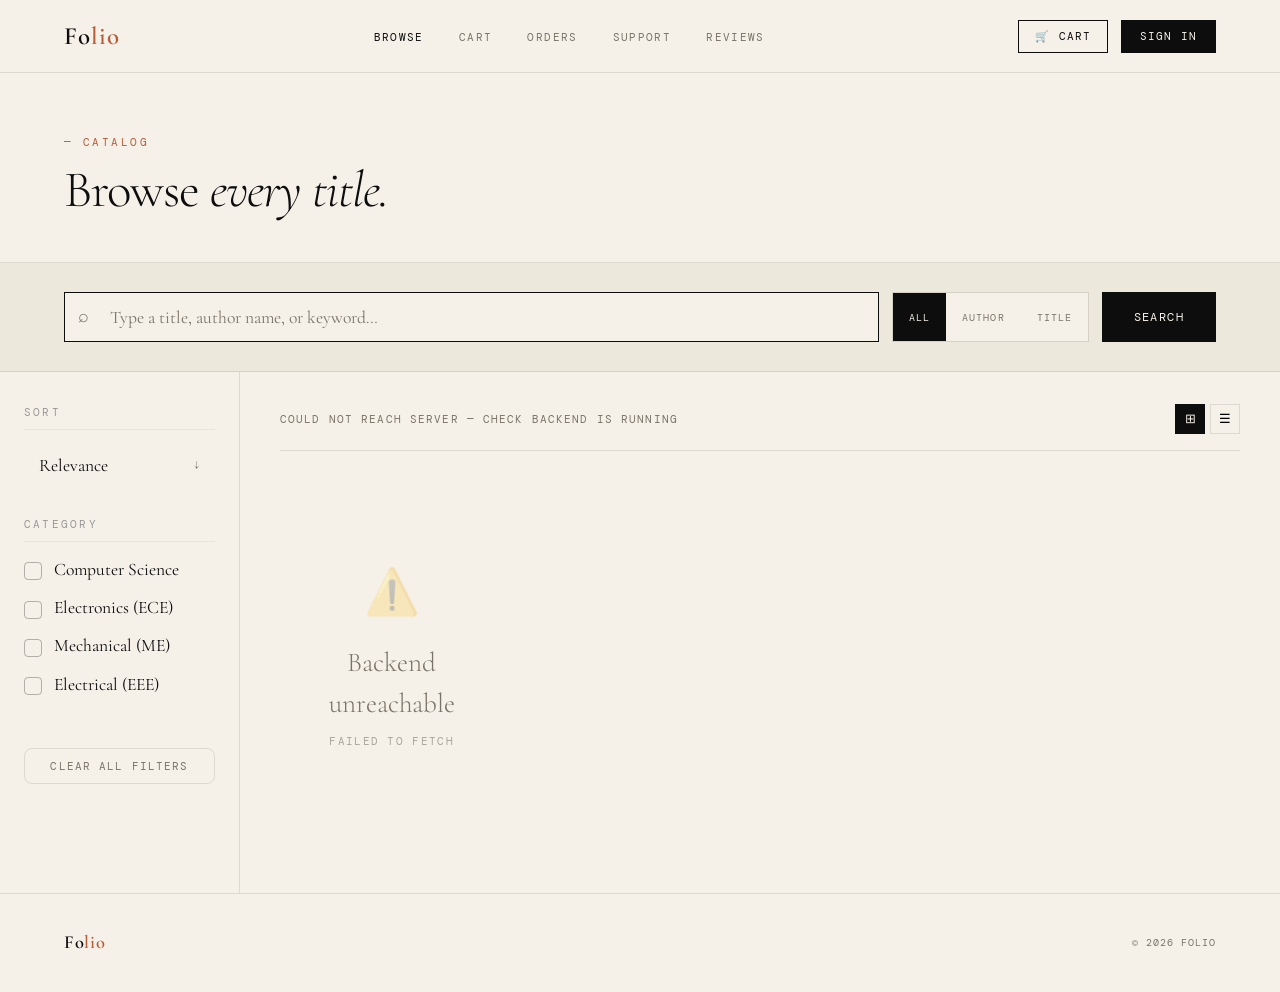
<file: frontend/admin.html>
<!DOCTYPE html>
<html lang="en">
<head>
  <meta charset="UTF-8" />
  <meta name="viewport" content="width=device-width, initial-scale=1.0" />
  <title>Folio — Admin</title>

  <link href="https://fonts.googleapis.com/css2?family=Cormorant+Garamond:ital,wght@0,300;0,400;0,600;1,300;1,400&family=DM+Mono:wght@300;400&display=swap" rel="stylesheet" />
  <link rel="stylesheet" href="css/main.css" />
  <link rel="stylesheet" href="css/pages.css" />

  <style>
    :root {
      --bg: #f4efe7;
      --panel: rgba(255,255,255,0.42);
      --ink: #171717;
      --muted: #7b746b;
      --line: rgba(23,23,23,0.12);
      --accent: #b85c38;
      --accent-2: #3d6b5e;
      --shadow: 0 18px 50px rgba(23,23,23,0.08);
      --radius: 24px;
    }

    * { box-sizing: border-box; }
    html, body { margin: 0; padding: 0; }
    body {
      background: var(--bg);
      color: var(--ink);
      font-family: 'DM Mono', monospace;
      overflow-x: hidden;
    }

    .admin-shell {
      min-height: 100vh;
      background:
        radial-gradient(circle at top right, rgba(184,92,56,0.08), transparent 30%),
        radial-gradient(circle at bottom left, rgba(61,107,94,0.08), transparent 28%),
        linear-gradient(180deg, rgba(255,255,255,0.25), rgba(255,255,255,0.02));
    }

    nav {
      display: flex;
      align-items: center;
      justify-content: space-between;
      padding: 18px 40px;
      border-bottom: 1px solid var(--line);
      backdrop-filter: blur(12px);
      position: sticky;
      top: 0;
      z-index: 10;
      background: rgba(244,239,231,0.72);
    }

    .nav-logo {
      font-family: 'Cormorant Garamond', serif;
      font-size: 2rem;
      color: var(--ink);
      text-decoration: none;
      letter-spacing: 0.02em;
    }

    .nav-logo span { color: var(--accent); }

    .nav-right {
      display: flex;
      align-items: center;
      gap: 12px;
      flex-wrap: wrap;
    }

    .nav-chip {
      font-size: 0.72rem;
      letter-spacing: 0.35em;
      text-transform: uppercase;
      padding: 10px 14px;
      border: 1px solid var(--line);
      background: rgba(255,255,255,0.35);
      border-radius: 999px;
    }

    .nav-auth-btn {
      text-decoration: none;
      color: #fff;
      background: #111;
      border: 1px solid #111;
      padding: 14px 18px;
      letter-spacing: 0.18em;
      text-transform: uppercase;
      font-size: 0.72rem;
      transition: transform .2s ease, opacity .2s ease;
      cursor: pointer;
    }

    .nav-auth-btn:hover { transform: translateY(-1px); opacity: 0.92; }

    .hero {
      padding: 70px 40px 36px;
      border-bottom: 1px solid var(--line);
    }

    .hero-grid {
      display: grid;
      grid-template-columns: 1.3fr 0.7fr;
      gap: 24px;
      align-items: end;
    }

    .eyebrow {
      color: var(--accent);
      letter-spacing: 0.35em;
      text-transform: uppercase;
      font-size: 0.78rem;
      margin: 0 0 16px;
    }

    .title {
      font-family: 'Cormorant Garamond', serif;
      font-size: clamp(3.4rem, 7vw, 6.8rem);
      line-height: 0.92;
      margin: 0;
      font-weight: 400;
      letter-spacing: -0.03em;
      animation: fadeUp .7s ease both;
    }

    .title em {
      font-style: italic;
      font-weight: 300;
      color: var(--muted);
    }

    .subtitle {
      margin-top: 18px;
      max-width: 760px;
      font-size: 1rem;
      line-height: 1.8;
      color: var(--muted);
    }

    .hero-card {
      background: rgba(255,255,255,0.38);
      border: 1px solid var(--line);
      box-shadow: var(--shadow);
      border-radius: 28px;
      padding: 22px;
      backdrop-filter: blur(10px);
      animation: floatIn .8s ease both;
    }

    .hero-card-label {
      font-size: 0.68rem;
      letter-spacing: 0.28em;
      text-transform: uppercase;
      color: var(--muted);
      margin-bottom: 12px;
    }

    .hero-card-value {
      font-family: 'Cormorant Garamond', serif;
      font-size: 2rem;
      line-height: 1;
    }

    .stats {
      display: grid;
      grid-template-columns: repeat(3, 1fr);
      gap: 14px;
      margin-top: 18px;
    }

    .stat {
      background: rgba(255,255,255,0.45);
      border: 1px solid var(--line);
      border-radius: 20px;
      padding: 16px;
      min-height: 86px;
    }

    .stat-num {
      display: block;
      font-family: 'Cormorant Garamond', serif;
      font-size: 2rem;
      line-height: 1;
    }

    .stat-label {
      display: block;
      margin-top: 8px;
      font-size: 0.7rem;
      letter-spacing: 0.22em;
      text-transform: uppercase;
      color: var(--muted);
    }

    .workspace {
      padding: 34px 40px 60px;
    }

    .grid {
      display: grid;
      grid-template-columns: 1.05fr 0.95fr;
      gap: 24px;
      align-items: start;
    }

    .panel {
      border: 1px solid var(--line);
      background: var(--panel);
      box-shadow: var(--shadow);
      border-radius: var(--radius);
      overflow: hidden;
      backdrop-filter: blur(12px);
      animation: rise .75s ease both;
    }

    .panel-head {
      padding: 18px 20px;
      border-bottom: 1px solid var(--line);
      display: flex;
      align-items: center;
      justify-content: space-between;
      gap: 12px;
    }

    .panel-title {
      margin: 0;
      font-family: 'Cormorant Garamond', serif;
      font-size: 2rem;
      line-height: 1;
      font-weight: 400;
    }

    .panel-sub {
      font-size: 0.7rem;
      letter-spacing: 0.22em;
      text-transform: uppercase;
      color: var(--muted);
      margin: 0 0 6px;
    }

    .panel-body { padding: 20px; }

    .form-grid {
      display: grid;
      grid-template-columns: repeat(2, minmax(0, 1fr));
      gap: 14px;
    }

    .field {
      display: flex;
      flex-direction: column;
      gap: 8px;
    }

    .field.full { grid-column: 1 / -1; }

    .field label {
      font-size: 0.7rem;
      letter-spacing: 0.18em;
      text-transform: uppercase;
      color: var(--muted);
    }

    .field input,
    .field select,
    .field textarea {
      width: 100%;
      border: 1px solid var(--line);
      background: rgba(255,255,255,0.6);
      color: var(--ink);
      font-family: 'DM Mono', monospace;
      padding: 12px 14px;
      border-radius: 14px;
      outline: none;
      transition: border-color .2s ease, transform .2s ease, background .2s ease;
    }

    .field textarea {
      min-height: 120px;
      resize: vertical;
      line-height: 1.7;
    }

    .field input:focus,
    .field select:focus,
    .field textarea:focus {
      border-color: rgba(23,23,23,0.4);
      background: rgba(255,255,255,0.8);
      transform: translateY(-1px);
    }

    .actions {
      display: flex;
      gap: 12px;
      align-items: center;
      margin-top: 16px;
      flex-wrap: wrap;
    }

    .btn {
      border: 1px solid #111;
      background: #111;
      color: #fff;
      text-transform: uppercase;
      letter-spacing: 0.18em;
      font-size: 0.72rem;
      padding: 14px 18px;
      border-radius: 0;
      cursor: pointer;
      transition: transform .2s ease, opacity .2s ease, background .2s ease;
    }

    .btn:hover { transform: translateY(-1px); opacity: 0.92; }

    .btn-ghost {
      background: transparent;
      color: var(--ink);
      border-color: var(--line);
    }

    .msg {
      margin-top: 14px;
      display: none;
      padding: 14px 16px;
      border-radius: 14px;
      font-size: 0.85rem;
      line-height: 1.6;
    }

    .msg.show { display: block; }
    .msg.ok { background: rgba(61,107,94,0.10); border: 1px solid rgba(61,107,94,0.2); color: var(--accent-2); }
    .msg.err { background: rgba(184,92,56,0.10); border: 1px solid rgba(184,92,56,0.2); color: var(--accent); }

    .ticket-list {
      display: grid;
      gap: 12px;
    }

    .ticket-card {
      border: 1px solid var(--line);
      background: rgba(255,255,255,0.55);
      border-radius: 18px;
      padding: 16px;
      display: grid;
      gap: 10px;
      transition: transform .2s ease, border-color .2s ease;
    }

    .ticket-card:hover {
      transform: translateY(-2px);
      border-color: rgba(23,23,23,0.2);
    }

    .ticket-top {
      display: flex;
      justify-content: space-between;
      gap: 12px;
      flex-wrap: wrap;
    }

    .ticket-title {
      font-family: 'Cormorant Garamond', serif;
      font-size: 1.5rem;
      line-height: 1.1;
      margin: 0;
    }

    .badge {
      display: inline-flex;
      align-items: center;
      gap: 6px;
      border-radius: 999px;
      padding: 8px 12px;
      border: 1px solid var(--line);
      font-size: 0.68rem;
      letter-spacing: 0.16em;
      text-transform: uppercase;
      color: var(--muted);
      background: rgba(255,255,255,0.5);
    }

    .badge.assigned { color: #8a5a12; border-color: rgba(138,90,18,0.20); background: rgba(138,90,18,0.08); }
    /* Add this line below it */
    .badge.in_progress { color: #2b5c8f; border-color: rgba(43,92,143,0.20); background: rgba(43,92,143,0.08); }
    .badge.new { color: #2d4a3e; border-color: rgba(45,74,62,0.20); background: rgba(45,74,62,0.08); }

    .ticket-meta {
      display: flex;
      gap: 10px;
      flex-wrap: wrap;
      font-size: 0.7rem;
      letter-spacing: 0.14em;
      text-transform: uppercase;
      color: var(--muted);
    }

    .ticket-desc {
      font-size: 0.88rem;
      line-height: 1.8;
      color: #3d3a36;
    }

    .empty-state {
      border: 1px dashed var(--line);
      background: rgba(255,255,255,0.35);
      padding: 20px;
      border-radius: 18px;
      color: var(--muted);
      line-height: 1.7;
      font-size: 0.9rem;
    }

    @keyframes fadeUp {
      from { opacity: 0; transform: translateY(14px); }
      to { opacity: 1; transform: translateY(0); }
    }

    @keyframes floatIn {
      from { opacity: 0; transform: translateY(18px) scale(0.98); }
      to { opacity: 1; transform: translateY(0) scale(1); }
    }

    @keyframes rise {
      from { opacity: 0; transform: translateY(22px); }
      to { opacity: 1; transform: translateY(0); }
    }

    @media (max-width: 1100px) {
      .hero-grid, .grid { grid-template-columns: 1fr; }
      .stats { grid-template-columns: 1fr; }
    }

    @media (max-width: 780px) {
      nav, .hero, .workspace { padding-left: 18px; padding-right: 18px; }
      .form-grid { grid-template-columns: 1fr; }
      .panel-head { flex-direction: column; align-items: flex-start; }
    }
    /* Container for the right-side elements */
.nav-right {
  display: flex;
  align-items: center;
  gap: 2rem;
}

/* Make the dashboard chip behave like a button */
.nav-admin-link {
  text-decoration: none;
  transition: transform 0.2s ease;
}

.nav-admin-link:hover {
  transform: translateY(-2px);
}

.clickable-chip {
    cursor: pointer;
    background: var(--ink); /* Assuming #171717 */
    color: var(--paper);   /* Assuming off-white */
    padding: 8px 16px;
    border-radius: 20px;
    font-family: 'DM Mono', monospace;
    font-size: 0.7rem;
    letter-spacing: 0.05em;
    transition: background 0.3s ease;
}

.clickable-chip:hover {
    background: var(--rust); /* The Folio accent color */
}

/* Ensure the nav links list is properly spaced */
.nav-links {
  display: flex;
  list-style: none;
  gap: 1.5rem;
  margin: 0;
  padding: 0;
}

.nav-links a {
  text-decoration: none;
  font-family: 'DM Mono', monospace;
  font-size: 0.75rem;
  text-transform: uppercase;
  color: var(--muted);
  transition: color 0.3s ease;
}

.nav-links a:hover {
  color: var(--ink);
}
  </style>
</head>
<body>
  <nav class="admin-nav">
  <a class="nav-logo" href="admin.html">Fo<span>lio</span></a>

  <div class="nav-right">
     <a href="admin_suggestions.html" class="nav-admin-link">
      <div class="nav-chip clickable-chip">Book Suggestions</div>
    </a>
    <a href="admin.html" class="nav-admin-link">
      <div class="nav-chip clickable-chip">Admin Dashboard</div>
    </a>

    <button class="nav-auth-btn" type="button" onclick="signOut()">Sign Out</button>
  </div>
</nav>

    <section class="hero">
      <div class="hero-grid">
        <div>
          <p class="eyebrow">— Administration</p>
          <h1 class="title">Manage <em>books</em>, <br/>review tickets, <br/>keep Folio moving.</h1>
          <p class="subtitle">
            This page is only for admins and super admins. Add new books, manage ticket status, and keep the catalog clean without showing student browsing, cart, orders, or support sections.
          </p>
        </div>
        <div class="hero-card">
          <div class="hero-card-label">Workspace</div>
          <div class="hero-card-value">Add books<br/>and handle<br/>assigned tickets.</div>
          <div class="stats">
            <div class="stat">
              <span class="stat-num" id="book-count">—</span>
              <span class="stat-label">Books listed</span>
            </div>
            <div class="stat">
              <span class="stat-num" id="ticket-count">—</span>
              <span class="stat-label">Assigned tickets</span>
            </div>
            <div class="stat">
              <span class="stat-num" id="role-badge">—</span>
              <span class="stat-label">Logged in as</span>
            </div>
          </div>
        </div>
      </div>
    </section>

    <section class="workspace">
      <div class="grid">
        <div class="panel">
          <div class="panel-head">
            <div>
              <p class="panel-sub">Catalog control</p>
              <h2 class="panel-title">Add book</h2>
            </div>
            <div class="badge">Books table</div>
          </div>
          <div class="panel-body">
            <div class="form-grid">
              <div class="field">
                <label for="title">Title</label>
                <input id="title" type="text" placeholder="DSA Made Easy" />
              </div>
              <div class="field">
                <label for="isbn">ISBN</label>
                <input id="isbn" type="text" placeholder="ISBN001" />
              </div>
              <div class="field">
                <label for="publisher">Publisher</label>
                <input id="publisher" type="text" placeholder="Pearson" />
              </div>
              <div class="field">
                <label for="price">Price</label>
                <input id="price" type="number" min="0" step="0.01" placeholder="500" />
              </div>
              <div class="field">
                <label for="quantity">Quantity</label>
                <input id="quantity" type="number" min="0" step="1" placeholder="20" />
              </div>
              <div class="field">
                <label for="type">Type</label>
                <select id="type">
                  <option value="">Select</option>
                  <option value="new">New</option>
                  <option value="used">Used</option>
                </select>
              </div>
              <div class="field">
                <label for="purchase_option">Purchase Option</label>
                <select id="purchase_option">
                  <option value="">Select</option>
                  <option value="rent">Rent</option>
                  <option value="buy">Buy</option>
                </select>
              </div>
              <div class="field">
                <label for="format">Format</label>
                <select id="format">
                  <option value="">Select</option>
                  <option value="hardcover">Hardcover</option>
                  <option value="softcover">Softcover</option>
                  <option value="ebook">Ebook</option>
                </select>
              </div>
              <div class="field">
                <label for="language">Language</label>
                <input id="language" type="text" placeholder="English" />
              </div>
              <div class="field">
                <label for="edition">Edition</label>
                <input id="edition" type="number" min="1" step="1" placeholder="1" />
              </div>
              <div class="field">
                <label for="category">Category</label>
                <input id="category" type="text" placeholder="CS" />
              </div>
              <div class="field full">
                <label for="image_url">Image URL</label>
                <input id="image_url" type="text" placeholder="https://..." />
              </div>
            </div>

            <div class="actions">
              <button class="btn" type="button" onclick="addBook()">Add Book</button>
              <button class="btn btn-ghost" type="button" onclick="clearBookForm()">Clear</button>
            </div>

            <div id="book-msg" class="msg"></div>
          </div>
        </div>

        <div class="panel">
          <div class="panel-head">
            <div>
              <p class="panel-sub">Support queue</p>
              <h2 class="panel-title">Assigned tickets</h2>
            </div>
            <div class="badge assigned">status: assigned</div>
          </div>
          <div class="panel-body">
            <div id="ticket-list" class="ticket-list"></div>
            <div id="ticket-empty" class="empty-state" style="display:none;">
              No assigned tickets right now. When support assigns a ticket, it appears here.
            </div>
          </div>
        </div>
      </div>
    </section>
  </div>

  <script>
    const BACKEND = 'http://127.0.0.1:8000';

    function getToken() {
      return localStorage.getItem('folio_token') || localStorage.getItem('access_token') || '';
    }

    function getRole() {
      return localStorage.getItem('role') || '';
    }

    function esc(str) {
      return String(str)
        .replace(/&/g, '&amp;')
        .replace(/</g, '&lt;')
        .replace(/>/g, '&gt;')
        .replace(/"/g, '&quot;')
        .replace(/'/g, '&#39;');
    }

    function showMsg(text, type = 'ok') {
      const el = document.getElementById('book-msg');
      el.textContent = text;
      el.className = `msg show ${type}`;
    }

    function clearBookForm() {
      ['title','isbn','publisher','price','quantity','type','purchase_option','format','language','edition','category','image_url']
        .forEach(id => {
          const el = document.getElementById(id);
          if (!el) return;
          el.value = '';
        });
      const msg = document.getElementById('book-msg');
      msg.className = 'msg';
      msg.textContent = '';
    }

    async function addBook() {
      const token = getToken();
      if (!token) {
        showMsg('No token found. Please sign in again.', 'err');
        return;
      }

      const payload = {
        title: document.getElementById('title').value.trim(),
        isbn: document.getElementById('isbn').value.trim(),
        publisher: document.getElementById('publisher').value.trim(),
        price: Number(document.getElementById('price').value),
        quantity: Number(document.getElementById('quantity').value),
        type: document.getElementById('type').value,
        purchase_option: document.getElementById('purchase_option').value,
        format: document.getElementById('format').value,
        language: document.getElementById('language').value.trim(),
        edition: Number(document.getElementById('edition').value),
        category: document.getElementById('category').value.trim(),
        image_url: document.getElementById('image_url').value.trim(),
      };

      for (const [key, value] of Object.entries(payload)) {
        if (value === '' || Number.isNaN(value)) {
          showMsg(`Please fill ${key.replaceAll('_', ' ')}.`, 'err');
          return;
        }
      }

      try {
        const res = await fetch(`${BACKEND}/admin/add-book`, {
          method: 'POST',
          headers: {
            'Content-Type': 'application/json',
            'Authorization': `Bearer ${token}`
          },
          body: JSON.stringify(payload)
        });

        const data = await res.json().catch(() => ({}));
        if (!res.ok) {
          throw new Error(data.detail || data.message || `Error ${res.status}`);
        }

        showMsg(`Book added successfully. Book ID: ${data.book_id ?? 'created'}`, 'ok');
        alert('✅ Book Added Successfully!');
        await loadAdminStats();
      } catch (err) {
        showMsg(err.message || 'Failed to add book.', 'err');
      }
    }

   async function loadAssignedTickets() {
      const token = getToken();
      const list = document.getElementById('ticket-list');
      const empty = document.getElementById('ticket-empty');

      try {
        const res = await fetch(`${BACKEND}/admin/assigned-tickets`, {
          headers: { 'Authorization': `Bearer ${token}` }
        });

        const data = await res.json().catch(() => []);
        const tickets = Array.isArray(data) ? data : (data.tickets || []);

        list.innerHTML = '';

        if (!tickets.length) {
          empty.style.display = 'block';
          document.getElementById('ticket-count').textContent = '0';
          return;
        }

        empty.style.display = 'none';
        document.getElementById('ticket-count').textContent = String(tickets.length);

        // Render tickets with a hidden reply form that can be toggled
        list.innerHTML = tickets.map(t => `
          <div class="ticket-card" id="ticket-${t.ticket_id}">
            <div class="ticket-top" style="cursor:pointer;" onclick="toggleTicket(${t.ticket_id})">
              <h3 class="ticket-title">${esc(t.title || 'Untitled ticket')} <span>(Click to Expand)</span></h3>
              <span class="badge ${esc(t.status)}">${esc(t.status).replace('_', ' ')}</span>
            </div>
            <div class="ticket-meta">
              <span>#${esc(String(t.ticket_id ?? '—'))}</span>
              <span>${esc(t.category || 'other')}</span>
              <span>${esc(t.created_by_name || `User ${t.created_by ?? '—'}`)}</span>
            </div>
            <div class="ticket-desc">${esc(t.description || '')}</div>
            
            <div id="reply-box-${t.ticket_id}" style="display:none; margin-top:15px; border-top:1px solid var(--line); padding-top:15px;">
                <textarea id="reply-text-${t.ticket_id}" style="width:100%; min-height:80px; border:1px solid var(--line); border-radius:10px; padding:10px; font-family:monospace;" placeholder="Write your reply to the student here..."></textarea>
                
                <div style="display:flex; gap:10px; margin-top:10px; align-items:center;">
                    <select id="status-select-${t.ticket_id}" style="padding:8px; border-radius:8px; border:1px solid var(--line);">
                        <option value="in_progress">In Progress</option>
                        <option value="completed">Completed</option>
                    </select>
                    <button class="btn" onclick="sendReply(${t.ticket_id})">Submit Reply</button>
                </div>
            </div>
          </div>
        `).join('');
      } catch (err) {
        empty.style.display = 'block';
        empty.textContent = 'Could not load assigned tickets.';
        console.error(err);
      }
    }

    // Function to show/hide the reply box
    function toggleTicket(ticketId) {
        const replyBox = document.getElementById(`reply-box-${ticketId}`);
        if (replyBox.style.display === "none") {
            replyBox.style.display = "block";
        } else {
            replyBox.style.display = "none";
        }
    }

    // Function to send the reply to the backend
    async function sendReply(ticketId) {
        const token = getToken();
        const replyText = document.getElementById(`reply-text-${ticketId}`).value.trim();
        const newStatus = document.getElementById(`status-select-${ticketId}`).value;

        if (!replyText) {
            alert("Please write a reply before submitting.");
            return;
        }

        try {
            const res = await fetch(`${BACKEND}/admin/ticket/reply`, {
                method: 'POST',
                headers: {
                    'Content-Type': 'application/json',
                    'Authorization': `Bearer ${token}`
                },
                body: JSON.stringify({
                    ticket_id: ticketId,
                    reply_text: replyText,
                    new_status: newStatus
                })
            });

            if (!res.ok) throw new Error("Failed to update ticket");
            
            alert("✅ Ticket updated and replied to successfully!");
            await loadAssignedTickets(); // Reload list to remove completed tickets
        } catch (err) {
            alert("❌ Error: " + err.message);
        }
    }
    async function loadAdminStats() {
      const role = getRole();
      document.getElementById('role-badge').textContent = role || 'admin';
      document.getElementById('book-count').textContent = '—';
    }

    function signOut() {
      localStorage.removeItem('folio_token');
      localStorage.removeItem('access_token');
      localStorage.removeItem('role');
      localStorage.removeItem('user_id');
      window.location.href = 'login.html';
    }

    window.addEventListener('DOMContentLoaded', async () => {
      const role = getRole();
      if (role !== 'admin' && role !== 'super_admin') {
        window.location.href = 'search.html';
        return;
      }

      document.getElementById('role-badge').textContent = role;
      await loadAdminStats();
      await loadAssignedTickets();
    });
  </script>
</body>
</html>
</file>
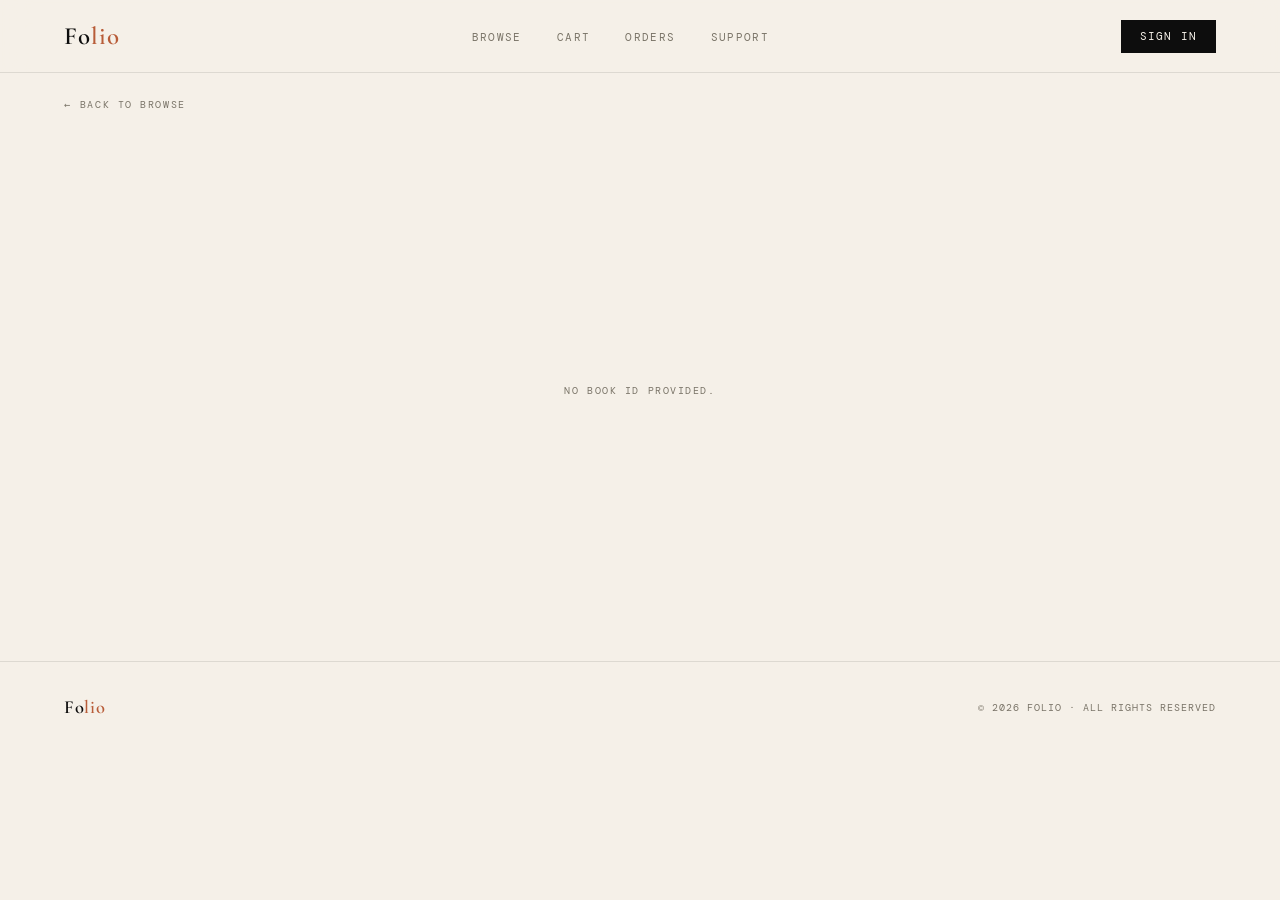
<file: frontend/book_details.html>
<!DOCTYPE html>
<html lang="en">
<head>
<meta charset="UTF-8"/>
<meta name="viewport" content="width=device-width, initial-scale=1.0"/>
<title>Folio — Book Details</title>
<link href="https://fonts.googleapis.com/css2?family=Cormorant+Garamond:ital,wght@0,300;0,400;0,600;1,300;1,400&family=DM+Mono:wght@300;400&display=swap" rel="stylesheet"/>
<link rel="stylesheet" href="css/main.css"/>
<style>
/* ── TOKENS ── */
:root {
  --ink:#0d0d0d; --paper:#f5f0e8; --cream:#ede8dc;
  --rust:#b85c38; --gold:#c9a84c; --muted:#7a7468;
  --rule:rgba(13,13,13,0.10); --green:#2d4a3e;
  --font-serif:'Cormorant Garamond',Georgia,serif;
  --font-mono:'DM Mono',monospace;
  --t-base:0.2s ease;
}
*,*::before,*::after{box-sizing:border-box;margin:0;padding:0;}
html{font-size:16px;}
body{background:var(--paper);color:var(--ink);font-family:var(--font-serif);overflow-x:hidden;}

/* ── NAV ── */
nav{position:sticky;top:0;z-index:100;display:flex;align-items:center;justify-content:space-between;
  padding:1.1rem 4rem;background:rgba(245,240,232,0.92);backdrop-filter:blur(14px);
  border-bottom:1px solid var(--rule);}
.nav-logo{font-size:1.55rem;font-weight:600;letter-spacing:.04em;color:var(--ink);text-decoration:none;}
.nav-logo span{color:var(--rust);}
.nav-links{display:flex;gap:2.2rem;list-style:none;}
.nav-links a{font-family:var(--font-mono);font-size:.7rem;letter-spacing:.12em;text-transform:uppercase;
  color:var(--muted);text-decoration:none;transition:color var(--t-base);}
.nav-links a:hover{color:var(--ink);}
.nav-auth{font-family:var(--font-mono);font-size:.7rem;letter-spacing:.1em;text-transform:uppercase;
  background:var(--ink);color:var(--paper);border:none;padding:.5rem 1.2rem;text-decoration:none;
  transition:background var(--t-base);}
.nav-auth:hover{background:var(--rust);}

/* ── BACK LINK ── */
.back-link{display:inline-flex;align-items:center;gap:.5rem;font-family:var(--font-mono);
  font-size:.65rem;letter-spacing:.15em;text-transform:uppercase;color:var(--muted);
  text-decoration:none;padding:1.5rem 4rem .5rem;transition:color var(--t-base);}
.back-link:hover{color:var(--rust);}
.back-link::before{content:'←';}

/* ── HERO SECTION ── */
.book-hero{display:grid;grid-template-columns:1fr 1fr;min-height:70vh;border-bottom:1px solid var(--rule);}

.book-cover-col{
  position:relative;display:flex;align-items:center;justify-content:center;
  background:var(--cream);border-right:1px solid var(--rule);padding:4rem;
  overflow:hidden;
}
.cover-deco{position:absolute;width:300px;height:300px;border-radius:50%;
  border:1px solid var(--rule);top:50%;left:50%;transform:translate(-50%,-50%);}
.cover-deco-2{position:absolute;width:500px;height:500px;border-radius:50%;
  border:1px solid var(--rule);top:50%;left:50%;transform:translate(-50%,-50%);}

.book-cover-3d{
  position:relative;z-index:1;
  width:220px;height:300px;
  transform-style:preserve-3d;
  transform:perspective(1000px) rotateY(-15deg) rotateX(5deg);
  transition:transform 0.5s ease;
  animation:floatBook 3s ease-in-out infinite;
  cursor:pointer;
}
.book-cover-3d:hover{transform:perspective(1000px) rotateY(0deg) rotateX(0deg);}

@keyframes floatBook{
  0%,100%{transform:perspective(1000px) rotateY(-15deg) rotateX(5deg) translateY(0);}
  50%{transform:perspective(1000px) rotateY(-15deg) rotateX(5deg) translateY(-12px);}
}

.cover-face{
  width:100%;height:100%;
  display:flex;flex-direction:column;
  align-items:center;justify-content:center;
  padding:1.5rem 1rem;
  box-shadow:6px 6px 30px rgba(0,0,0,0.25), -2px 0 8px rgba(0,0,0,0.15);
}
.cover-face-title{font-size:1.1rem;font-weight:600;color:rgba(255,255,255,0.9);
  text-align:center;line-height:1.3;margin-bottom:.8rem;}
.cover-face-pub{font-family:var(--font-mono);font-size:.55rem;letter-spacing:.15em;
  text-transform:uppercase;color:rgba(255,255,255,0.55);}
.cover-spine{
  position:absolute;left:-16px;top:0;width:16px;height:100%;
  background:rgba(0,0,0,0.25);
  transform:rotateY(90deg);transform-origin:right center;
}
.cover-shadow{
  position:absolute;bottom:-20px;left:10%;width:80%;height:20px;
  background:radial-gradient(ellipse,rgba(0,0,0,0.2) 0%,transparent 70%);
  filter:blur(4px);
}

/* ── BOOK INFO COL ── */
.book-info-col{padding:4rem;display:flex;flex-direction:column;justify-content:center;gap:1.5rem;
  animation:slideInRight .6s ease both;}
@keyframes slideInRight{from{opacity:0;transform:translateX(30px);}to{opacity:1;transform:translateX(0);}}

.book-eyebrow{font-family:var(--font-mono);font-size:.65rem;letter-spacing:.2em;
  text-transform:uppercase;color:var(--rust);}
.book-main-title{font-size:clamp(2.2rem,4vw,3.5rem);font-weight:300;line-height:1.05;
  letter-spacing:-.02em;}
.book-main-title em{font-style:italic;}
.book-publisher{font-family:var(--font-mono);font-size:.7rem;letter-spacing:.12em;
  text-transform:uppercase;color:var(--muted);}

.book-rating-row{display:flex;align-items:center;gap:1rem;}
.stars{color:var(--gold);font-size:1.1rem;letter-spacing:.05em;}
.rating-num{font-size:1.1rem;font-weight:600;}
.rating-count{font-family:var(--font-mono);font-size:.65rem;letter-spacing:.1em;
  text-transform:uppercase;color:var(--muted);}

.book-price-row{display:flex;align-items:baseline;gap:1rem;}
.book-main-price{font-size:2.8rem;font-weight:600;color:var(--rust);letter-spacing:-.02em;}
.price-note{font-family:var(--font-mono);font-size:.65rem;letter-spacing:.1em;
  text-transform:uppercase;color:var(--muted);}

/* Tags */
.book-detail-tags{display:flex;flex-wrap:wrap;gap:.5rem;}
.detail-tag{font-family:var(--font-mono);font-size:.6rem;letter-spacing:.1em;
  text-transform:uppercase;padding:.35rem .8rem;border-radius:2px;}
.detail-tag.new{color:#2d4a3e;border:1px solid rgba(45,74,62,.3);background:rgba(45,74,62,.08);}
.detail-tag.used{color:#8a6e1a;border:1px solid rgba(201,168,76,.4);background:rgba(201,168,76,.1);}
.detail-tag.rent{color:#b85c38;border:1px solid rgba(184,92,56,.3);background:rgba(184,92,56,.08);}
.detail-tag.buy{color:#2a4a7a;border:1px solid rgba(74,111,165,.3);background:rgba(74,111,165,.08);}
.detail-tag.format{color:var(--muted);border:1px solid var(--rule);background:var(--cream);}
.detail-tag.lang{color:var(--muted);border:1px solid var(--rule);background:var(--cream);}

/* CTA buttons */
.book-cta{display:flex;gap:1rem;margin-top:.5rem;}
.btn-add-cart{
  flex:1;padding:1.1rem;background:var(--ink);color:var(--paper);
  font-family:var(--font-mono);font-size:.78rem;letter-spacing:.15em;
  text-transform:uppercase;border:none;cursor:pointer;
  position:relative;overflow:hidden;transition:background var(--t-base);
}
.btn-add-cart:hover:not(:disabled){background:var(--rust);}
.btn-add-cart:disabled{opacity:.6;cursor:not-allowed;}
.btn-add-cart .btn-text{transition:opacity var(--t-base);}
.btn-add-cart.loading .btn-text{opacity:0;}
.btn-add-cart .spinner{
  position:absolute;top:50%;left:50%;transform:translate(-50%,-50%);
  width:18px;height:18px;border:2px solid rgba(245,240,232,.3);
  border-top-color:var(--paper);border-radius:50%;
  animation:spin .7s linear infinite;opacity:0;transition:opacity var(--t-base);
}
.btn-add-cart.loading .spinner{opacity:1;}
@keyframes spin{to{transform:translate(-50%,-50%) rotate(360deg);}}

.btn-wishlist{
  padding:1.1rem 1.4rem;background:none;border:1px solid var(--rule);
  cursor:pointer;font-size:1.1rem;transition:all var(--t-base);color:var(--muted);
}
.btn-wishlist:hover{border-color:var(--rust);color:var(--rust);}

/* ── DETAILS STRIP ── */
.details-strip{display:grid;grid-template-columns:repeat(4,1fr);
  border-bottom:1px solid var(--rule);background:var(--cream);}
.detail-item{padding:1.8rem 2rem;border-right:1px solid var(--rule);}
.detail-item:last-child{border-right:none;}
.detail-item-label{font-family:var(--font-mono);font-size:.6rem;letter-spacing:.15em;
  text-transform:uppercase;color:var(--muted);margin-bottom:.4rem;}
.detail-item-val{font-size:1.1rem;font-weight:600;}

/* ── REVIEWS SECTION ── */
.reviews-section{padding:4rem;}
.section-header{display:flex;align-items:baseline;justify-content:space-between;
  margin-bottom:2.5rem;padding-bottom:1rem;border-bottom:1px solid var(--rule);}
.section-title{font-size:2rem;font-weight:300;letter-spacing:-.01em;}
.section-title em{font-style:italic;}
.review-count-badge{font-family:var(--font-mono);font-size:.65rem;letter-spacing:.1em;
  text-transform:uppercase;color:var(--muted);}

.reviews-grid{display:grid;grid-template-columns:1fr 320px;gap:3rem;align-items:start;}

/* Review cards */
.reviews-list{display:flex;flex-direction:column;gap:1px;}
.review-card{
  background:var(--paper);border:1px solid var(--rule);
  padding:1.5rem 2rem;
  animation:fadeUp .4s ease both;
  transition:background var(--t-base);
}
.review-card:hover{background:var(--cream);}
@keyframes fadeUp{from{opacity:0;transform:translateY(12px);}to{opacity:1;transform:translateY(0);}}
.review-header{display:flex;align-items:center;justify-content:space-between;margin-bottom:.8rem;}
.reviewer-name{font-size:1rem;font-weight:600;}
.review-stars{color:var(--gold);font-size:.9rem;letter-spacing:.05em;}
.review-comment{font-size:1rem;font-weight:300;line-height:1.6;color:var(--muted);}
.no-reviews{font-family:var(--font-mono);font-size:.7rem;letter-spacing:.1em;text-transform:uppercase;
  color:var(--muted);padding:3rem 0;text-align:center;border:1px solid var(--rule);}

/* Write review panel */
.write-review-panel{
  position:sticky;top:100px;
  border:1px solid var(--rule);
  padding:2rem;background:var(--cream);
}
.write-review-title{font-size:1.3rem;font-weight:600;margin-bottom:.3rem;}
.write-review-title em{font-style:italic;}
.write-review-sub{font-family:var(--font-mono);font-size:.62rem;letter-spacing:.08em;
  color:var(--muted);margin-bottom:1.5rem;}

/* Star selector */
.star-selector{display:flex;gap:.3rem;margin-bottom:1.2rem;}
.star-btn{font-size:1.4rem;background:none;border:none;cursor:pointer;
  color:var(--rule);transition:color .15s ease;line-height:1;}
.star-btn.active,.star-btn:hover,.star-btn.hover{color:var(--gold);}

.review-field{margin-bottom:1rem;}
.review-field label{display:block;font-family:var(--font-mono);font-size:.62rem;
  letter-spacing:.15em;text-transform:uppercase;color:var(--muted);margin-bottom:.4rem;}
.review-field textarea{
  width:100%;padding:.75rem .9rem;background:var(--paper);
  border:1px solid var(--rule);border-bottom:1px solid var(--ink);
  font-family:var(--font-serif);font-size:1rem;color:var(--ink);
  outline:none;resize:none;transition:border-color var(--t-base);
}
.review-field textarea:focus{border-color:var(--rust);}
.review-field textarea::placeholder{color:var(--muted);}

.submit-review-btn{
  width:100%;padding:.9rem;background:var(--ink);color:var(--paper);
  font-family:var(--font-mono);font-size:.72rem;letter-spacing:.12em;
  text-transform:uppercase;border:none;cursor:pointer;
  transition:background var(--t-base);
}
.submit-review-btn:hover{background:var(--rust);}
.submit-review-btn:disabled{opacity:.6;cursor:not-allowed;}
.review-login-note{font-family:var(--font-mono);font-size:.62rem;letter-spacing:.08em;
  color:var(--muted);text-align:center;margin-top:.8rem;}
.review-login-note a{color:var(--rust);text-decoration:none;border-bottom:1px solid var(--rust);}

/* ── TOAST ── */
.toast{position:fixed;bottom:1.8rem;right:1.8rem;background:var(--ink);color:var(--paper);
  font-family:var(--font-mono);font-size:.72rem;letter-spacing:.08em;
  padding:.8rem 1.4rem;transform:translateY(90px);opacity:0;
  transition:transform .28s ease,opacity .28s ease;z-index:999;pointer-events:none;max-width:320px;}
.toast.show{transform:translateY(0);opacity:1;}
.toast.ok{border-left:3px solid #27ae60;}
.toast.err{border-left:3px solid var(--rust);}

/* ── LOADING STATE ── */
.page-loader{
  min-height:60vh;display:flex;align-items:center;justify-content:center;
  flex-direction:column;gap:1rem;
}
.loader-spine{width:60px;height:80px;background:var(--cream);
  animation:shimmer 1.2s ease infinite;
  background:linear-gradient(90deg,var(--cream) 25%,var(--paper) 50%,var(--cream) 75%);
  background-size:400% 100%;}
@keyframes shimmer{0%{background-position:100% 0;}100%{background-position:-100% 0;}}
.loader-text{font-family:var(--font-mono);font-size:.65rem;letter-spacing:.15em;
  text-transform:uppercase;color:var(--muted);}

/* ── FOOTER ── */
footer{padding:2rem 4rem;border-top:1px solid var(--rule);
  display:flex;align-items:center;justify-content:space-between;margin-top:auto;}
.footer-logo{font-size:1.15rem;font-weight:600;color:var(--ink);}
.footer-logo span{color:var(--rust);}
.footer-copy{font-family:var(--font-mono);font-size:.63rem;letter-spacing:.1em;
  text-transform:uppercase;color:var(--muted);}

/* ── RESPONSIVE ── */
@media(max-width:900px){
  nav{padding:1rem 1.5rem;}
  .nav-links{display:none;}
  .back-link{padding:1.2rem 1.5rem .5rem;}
  .book-hero{grid-template-columns:1fr;}
  .book-cover-col{min-height:320px;padding:3rem;}
  .book-info-col{padding:2rem 1.5rem;}
  .details-strip{grid-template-columns:1fr 1fr;}
  .detail-item:nth-child(2){border-right:none;}
  .detail-item:nth-child(3){border-top:1px solid var(--rule);}
  .reviews-section{padding:2rem 1.5rem;}
  .reviews-grid{grid-template-columns:1fr;}
  .write-review-panel{position:static;}
  footer{padding:1.5rem;flex-direction:column;gap:1rem;text-align:center;}
}
</style>
</head>
<body>

<!-- ── NAV ── -->
<nav>
  <a class="nav-logo" href="index.html">Fo<span>lio</span></a>
  <ul class="nav-links">
    <li><a href="search.html">Browse</a></li>
    <li><a href="cart.html">Cart</a></li>
    <li><a href="orders.html">Orders</a></li>
    <li><a href="support.html">Support</a></li>
  </ul>
  <a href="login.html" class="nav-auth" id="nav-auth-btn">Sign In</a>
</nav>

<a href="search.html" class="back-link">Back to Browse</a>

<!-- ── MAIN CONTENT ── -->
<div id="page-content">
  <div class="page-loader">
    <div class="loader-spine"></div>
    <div class="loader-text">Loading book…</div>
  </div>
</div>

<div class="toast" id="toast"></div>

<footer>
  <div class="footer-logo">Fo<span>lio</span></div>
  <p class="footer-copy">© 2026 Folio · All rights reserved</p>
</footer>

<script>
const BACKEND = 'http://127.0.0.1:8000';
const SPINE_COLORS = [
  '#b85c38','#4a6fa5','#2d4a3e','#7a4f7d',
  '#5c4a3a','#3d6b5e','#8c3b2a','#4a7c8e',
];

/* ── GET BOOK ID FROM URL ── */
const bookId = new URLSearchParams(window.location.search).get('id');

/* ── NAV ── */
function initNav() {
  const token = localStorage.getItem('folio_token') || localStorage.getItem('access_token');
  const btn   = document.getElementById('nav-auth-btn');
  if (!btn) return;
  if (token) {
    btn.textContent = 'Sign Out';
    btn.href = '#';
    btn.onclick = e => {
      e.preventDefault();
      localStorage.removeItem('folio_token');
      localStorage.removeItem('access_token');
      window.location.href = 'login.html';
    };
  }
}
initNav();

/* ── FETCH BOOK DATA ── */
async function loadBook() {
  if (!bookId) {
    document.getElementById('page-content').innerHTML =
      `<div class="page-loader"><div class="loader-text">No book ID provided.</div></div>`;
    return;
  }

  try {
    const res  = await fetch(`${BACKEND}/book/${bookId}`);
    if (!res.ok) throw new Error(`Book not found (${res.status})`);
    const data = await res.json();
    renderPage(data);
  } catch (err) {
    document.getElementById('page-content').innerHTML =
      `<div class="page-loader"><div class="loader-text">Failed to load: ${err.message}</div></div>`;
  }
}

/* ── RENDER ── */
function renderPage(data) {
  const b  = data.book_info;
  const rs = data.reviews_list || [];

  const color   = SPINE_COLORS[b.id % SPINE_COLORS.length];
  const avgRating = rs.length
    ? (rs.reduce((s, r) => s + r.rating, 0) / rs.length).toFixed(1)
    : null;
  const stars = avgRating ? '★'.repeat(Math.round(avgRating)) + '☆'.repeat(5 - Math.round(avgRating)) : '';

  const tags = [
    b.condition_type  ? `<span class="detail-tag ${b.condition_type}">${b.condition_type}</span>` : '',
    b.purchase_option ? `<span class="detail-tag ${b.purchase_option}">${b.purchase_option}</span>` : '',
    b.format          ? `<span class="detail-tag format">${b.format}</span>` : '',
    b.language        ? `<span class="detail-tag lang">${b.language}</span>` : '',
  ].filter(Boolean).join('');

  document.title = `Folio — ${b.title}`;

  document.getElementById('page-content').innerHTML = `

    <!-- ── HERO ── -->
    <div class="book-hero">

      <!-- Cover -->
      <div class="book-cover-col">
        <div class="cover-deco"></div>
        <div class="cover-deco-2"></div>
        <div class="book-cover-3d" style="--cover-color:${color}">
          <div class="cover-face" style="background:${color}">
            <div class="cover-face-title">${escHtml(b.title)}</div>
            <div class="cover-face-pub">${escHtml(b.publisher || '')}</div>
          </div>
          <div class="cover-spine" style="background:${shadeColor(color, -30)}"></div>
          <div class="cover-shadow"></div>
        </div>
      </div>

      <!-- Info -->
      <div class="book-info-col">
        <p class="book-eyebrow">— ${escHtml(b.category || 'Folio Catalog')}</p>
        <h1 class="book-main-title">${escHtml(b.title)}<br/><em>${escHtml(b.publisher || '')}</em></h1>

        ${avgRating ? `
        <div class="book-rating-row">
          <span class="stars">${stars}</span>
          <span class="rating-num">${avgRating}</span>
          <span class="rating-count">${rs.length} review${rs.length !== 1 ? 's' : ''}</span>
        </div>` : `<div class="rating-count" style="font-family:var(--font-mono);font-size:.65rem;letter-spacing:.1em;text-transform:uppercase;color:var(--muted);">No reviews yet</div>`}

        <div class="book-price-row">
          <span class="book-main-price">₹${b.price}</span>
          <span class="price-note">${b.purchase_option === 'rent' ? 'rental price' : 'purchase price'}</span>
        </div>

        <div class="book-detail-tags">${tags}</div>

        <div class="book-cta">
          <button class="btn-add-cart" id="main-add-btn" onclick="handleAddToCart()">
            <span class="btn-text">${b.purchase_option === 'rent' ? 'Rent this Book' : 'Add to Cart'}</span>
            <span class="spinner"></span>
          </button>
          <button class="btn-wishlist" id="btn-wishlist" onclick="toggleWishlist()">♡</button>
        </div>

        <p style="font-family:var(--font-mono);font-size:.62rem;letter-spacing:.08em;color:var(--muted);">
          ${b.stock_quantity > 0 ? `✓ In stock — ${b.stock_quantity} available` : '✗ Out of stock'}
        </p>
      </div>
    </div>

    <!-- ── DETAILS STRIP ── -->
    <div class="details-strip">
      <div class="detail-item">
        <div class="detail-item-label">ISBN</div>
        <div class="detail-item-val">${escHtml(b.isbn || '—')}</div>
      </div>
      <div class="detail-item">
        <div class="detail-item-label">Edition</div>
        <div class="detail-item-val">${b.edition || '—'}</div>
      </div>
      <div class="detail-item">
        <div class="detail-item-label">Format</div>
        <div class="detail-item-val" style="text-transform:capitalize">${b.format || '—'}</div>
      </div>
      <div class="detail-item">
        <div class="detail-item-label">Category</div>
        <div class="detail-item-val">${escHtml(b.category || '—')}</div>
      </div>
    </div>

    <!-- ── REVIEWS ── -->
    <div class="reviews-section">
      <div class="section-header">
        <h2 class="section-title">Reader <em>Reviews</em></h2>
        <span class="review-count-badge">${rs.length} review${rs.length !== 1 ? 's' : ''}</span>
      </div>

      <div class="reviews-grid">

        <!-- Left: review cards -->
        <div>
          ${rs.length === 0
            ? `<div class="no-reviews">No reviews yet — be the first to share your thoughts.</div>`
            : rs.map((r, i) => `
              <div class="review-card" style="animation-delay:${i * 0.07}s">
                <div class="review-header">
                  <div class="reviewer-name">${escHtml(r.student_name || 'Anonymous')}</div>
                  <div class="review-stars">${'★'.repeat(r.rating)}${'☆'.repeat(5 - r.rating)}</div>
                </div>
                <div class="review-comment">${escHtml(r.comment || '')}</div>
              </div>
            `).join('')
          }
        </div>

        <!-- Right: write review -->
        <div class="write-review-panel" id="review-panel">
          <div class="write-review-title">Leave a <em>Review</em></div>
          <div class="write-review-sub">Share your experience with this book</div>

          <div class="star-selector" id="star-selector">
            ${[1,2,3,4,5].map(n => `
              <button class="star-btn" data-val="${n}"
                onmouseover="hoverStars(${n})"
                onmouseout="unhoverStars()"
                onclick="selectStar(${n})">★</button>
            `).join('')}
          </div>

          <div class="review-field">
            <label for="review-comment">Your comment</label>
            <textarea id="review-comment" rows="4"
              placeholder="What did you think of this book?"></textarea>
          </div>

          <button class="submit-review-btn" id="submit-review-btn" onclick="submitReview()">
            Submit Review
          </button>
          <p class="review-login-note" id="review-login-note" style="display:none">
            <a href="login.html">Sign in</a> to leave a review.
          </p>
        </div>

      </div>
    </div>
  `;

  /* After render — check login state for review panel */
  const token = localStorage.getItem('folio_token') || localStorage.getItem('access_token');
  if (!token) {
    document.getElementById('submit-review-btn').style.display = 'none';
    document.getElementById('review-login-note').style.display = 'block';
    document.querySelectorAll('.star-btn, #review-comment').forEach(el => el.disabled = true);
  }
}
function toggleWishlist() {
  const bookId   = new URLSearchParams(window.location.search).get('id');
  const btn      = document.getElementById('btn-wishlist');
  const key      = 'folio_wishlist';
  const wishlist = JSON.parse(localStorage.getItem(key) || '[]');
  const idx      = wishlist.indexOf(bookId);

  if (idx === -1) {
    wishlist.push(bookId);
    btn.textContent = '♥';
    btn.style.color = '#b85c38';
    showToast('Added to wishlist');
  } else {
    wishlist.splice(idx, 1);
    btn.textContent = '♡';
    btn.style.color = '';
    showToast('Removed from wishlist');
  }
  localStorage.setItem(key, JSON.stringify(wishlist));
}

function initWishlist() {
  const bookId   = new URLSearchParams(window.location.search).get('id');
  const wishlist = JSON.parse(localStorage.getItem('folio_wishlist') || '[]');
  const btn      = document.getElementById('btn-wishlist');
  if (!btn) return;
  if (wishlist.includes(bookId)) {
    btn.textContent = '♥';
    btn.style.color = '#b85c38';
  }
}

initWishlist();
/* ── STAR HOVER ── */
let selectedStar = 0;
function hoverStars(n) {
  document.querySelectorAll('.star-btn').forEach((btn, i) => {
    btn.classList.toggle('hover', i < n);
  });
}
function unhoverStars() {
  document.querySelectorAll('.star-btn').forEach((btn, i) => {
    btn.classList.remove('hover');
    btn.classList.toggle('active', i < selectedStar);
  });
}
function selectStar(n) {
  selectedStar = n;
  unhoverStars();
}

/* ── ADD TO CART ── */
async function handleAddToCart() {
  const token = localStorage.getItem('folio_token') || localStorage.getItem('access_token');
  if (!token) {
    showToast('Sign in to add books to your cart', 'err');
    setTimeout(() => window.location.href = 'login.html', 1100);
    return;
  }

  const btn = document.getElementById('main-add-btn');
  btn.classList.add('loading');
  btn.disabled = true;

  try {
    const res = await fetch(
      `${BACKEND}/add_to_cart?book_id=${bookId}&quantity=1`,
      { method:'POST', headers:{ 'Content-Type':'application/json', 'Authorization':`Bearer ${token}` } }
    );
    if (!res.ok) { const d = await res.json().catch(()=>({})); throw new Error(d.detail || `Error ${res.status}`); }
    btn.querySelector('.btn-text').textContent = '✓ Added to Cart';
    btn.style.background = 'var(--green)';
    showToast('Added to cart!', 'ok');
    setTimeout(() => {
      btn.querySelector('.btn-text').textContent = 'Add to Cart';
      btn.style.background = '';
      btn.classList.remove('loading');
      btn.disabled = false;
    }, 2000);
  } catch (err) {
    showToast(err.message, 'err');
    btn.classList.remove('loading');
    btn.disabled = false;
  }
}

/* ── SUBMIT REVIEW ── */
async function submitReview() {
  const token = localStorage.getItem('folio_token') || localStorage.getItem('access_token');
  const comment = document.getElementById('review-comment')?.value.trim();

  if (!selectedStar) { showToast('Please select a star rating', 'err'); return; }
  if (!comment)       { showToast('Please write a comment', 'err'); return; }

  const btn = document.getElementById('submit-review-btn');
  btn.disabled = true;
  btn.textContent = 'Submitting…';

  try {
    const res = await fetch(`${BACKEND}/reviews/submit`, {
      method: 'POST',
      headers: { 'Content-Type':'application/json', 'Authorization':`Bearer ${token}` },
      body: JSON.stringify({ book_id: parseInt(bookId), rating: selectedStar, comment })
    });
    if (!res.ok) { const d = await res.json().catch(()=>({})); throw new Error(d.detail || 'Failed'); }
    showToast('Review submitted! Refreshing…', 'ok');
    setTimeout(() => window.location.reload(), 1200);
  } catch (err) {
    showToast(err.message, 'err');
    btn.disabled = false;
    btn.textContent = 'Submit Review';
  }
}

/* ── HELPERS ── */
function escHtml(str) {
  return String(str)
    .replace(/&/g,'&amp;').replace(/</g,'&lt;')
    .replace(/>/g,'&gt;').replace(/"/g,'&quot;').replace(/'/g,'&#39;');
}

function shadeColor(hex, pct) {
  const n = parseInt(hex.replace('#',''), 16);
  const r = Math.max(0, Math.min(255, (n >> 16) + pct));
  const g = Math.max(0, Math.min(255, ((n >> 8) & 0xFF) + pct));
  const b = Math.max(0, Math.min(255, (n & 0xFF) + pct));
  return `rgb(${r},${g},${b})`;
}

let _toastTimer;
function showToast(msg, type='ok') {
  const el = document.getElementById('toast');
  el.textContent = msg;
  el.className = `toast show ${type}`;
  clearTimeout(_toastTimer);
  _toastTimer = setTimeout(() => el.classList.remove('show'), 2800);
}

/* ── INIT ── */
loadBook();
</script>
</body>
</html>
</file>
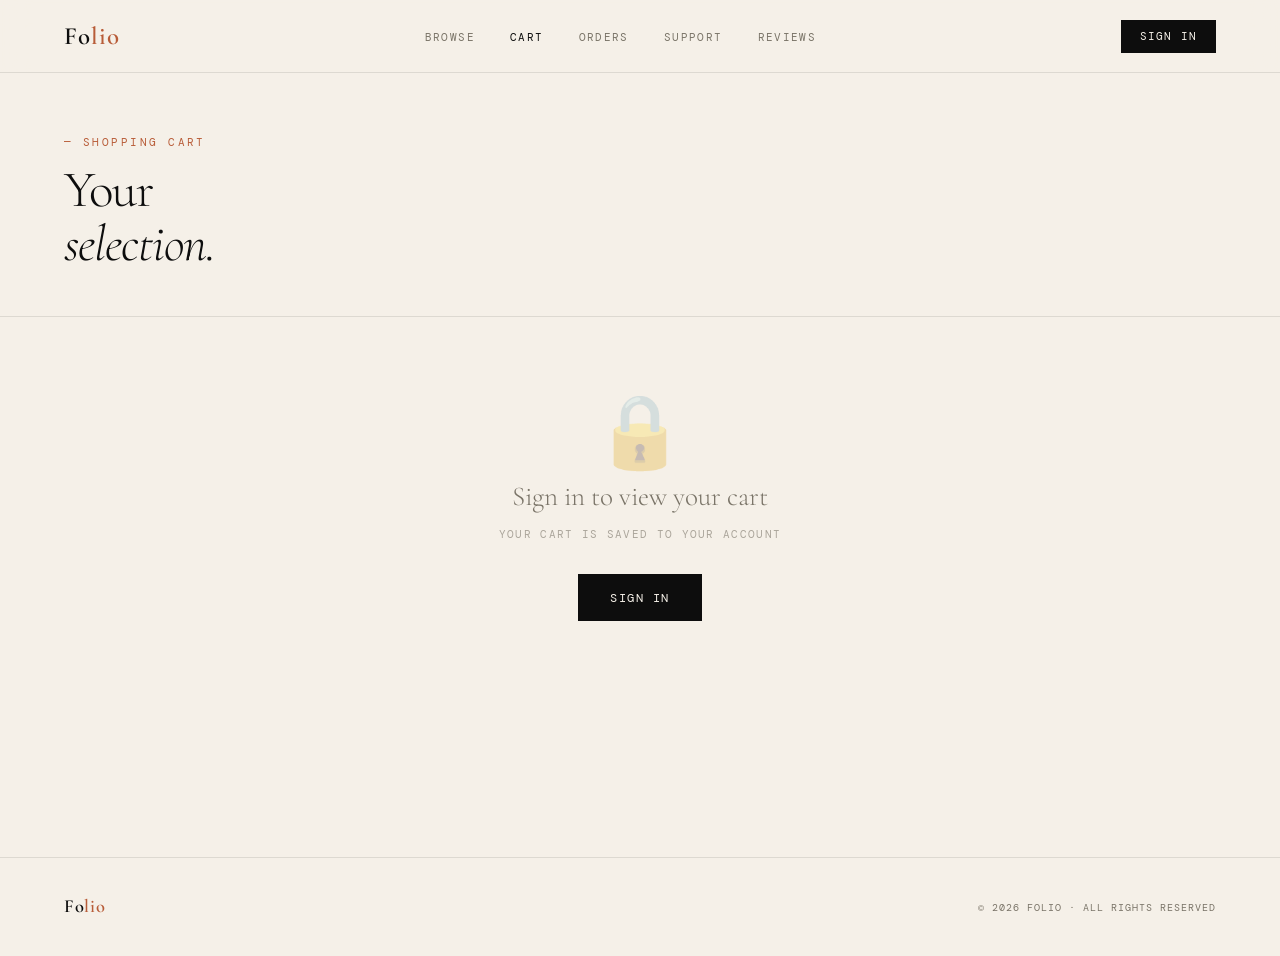
<file: frontend/cart.html>
<!DOCTYPE html>
<html lang="en">
<head>
<meta charset="UTF-8"/>
<meta name="viewport" content="width=device-width, initial-scale=1.0"/>
<title>Folio — Your Cart</title>

<link href="https://fonts.googleapis.com/css2?family=Cormorant+Garamond:ital,wght@0,300;0,400;0,600;1,300;1,400&family=DM+Mono:wght@300;400&display=swap" rel="stylesheet"/>
<link rel="stylesheet" href="css/main.css"/>
<link rel="stylesheet" href="css/pages.css"/>
</head>
<body>

<nav>
  <a class="nav-logo" href="index.html">Fo<span>lio</span></a>
  <ul class="nav-links">
    <li><a href="search.html">Browse</a></li>
    <li><a href="cart.html" class="active">Cart</a></li>
    <li><a href="orders.html">Orders</a></li>
    <li><a href="support.html">Support</a></li>
    <li><a href="reviews.html">Reviews</a></li>
  </ul>
  <a href="login.html" class="nav-auth" id="nav-auth-btn">Sign In</a>
</nav>

<div class="page-header">
  <p class="page-eyebrow">— Shopping Cart</p>
  <h1 class="page-title">Your<br/><em>selection.</em></h1>
</div>

<div class="cart-wrap" id="cart-wrap">
  <!-- Populated by JS -->
</div>

<div class="toast" id="toast"></div>

<footer>
  <div class="footer-logo">Fo<span>lio</span></div>
  <p class="footer-copy">© 2026 Folio · All rights reserved</p>
</footer>

<script>
  const BASE_URL = 'http://localhost:8000';
  const BOOK_COLORS = ['#b85c38','#4a6fa5','#2d4a3e','#7a4f7d','#5c4a3a','#3d6b5e','#8c3b2a','#4a7c8e'];
  let cartItems = [];

  function updateNav() {
    const token = localStorage.getItem('access_token') || localStorage.getItem('folio_token');
    const btn = document.getElementById('nav-auth-btn');
    if (token) {
      btn.textContent = 'Sign Out'; btn.href = '#';
      btn.onclick = e => { e.preventDefault(); localStorage.removeItem('folio_token');
localStorage.removeItem('access_token'); window.location.href='login.html'; };
    }
  }
  updateNav();

  async function loadCart() {
    const token = localStorage.getItem('access_token') || localStorage.getItem('folio_token');
    const wrap = document.getElementById('cart-wrap');

    if (!token) {
      wrap.innerHTML = `
        <div class="auth-wall">
          <div class="cart-empty-icon">🔒</div>
          <h2 class="auth-wall-title">Sign in to view your cart</h2>
          <p class="auth-wall-sub">Your cart is saved to your account</p>
          <a href="login.html" class="auth-wall-btn">Sign In</a>
        </div>`;
      return;
    }

    try {
      const res = await fetch(`${BASE_URL}/view_cart`, {
        headers: { 'Authorization': `Bearer ${token}` }
      });
      if (!res.ok) throw new Error('Failed to load cart');
      const data = await res.json();
      cartItems = Array.isArray(data) ? data : (data.cart_items || data.items || []);
      renderCart();
    } catch (err) {
      // Preview with mock data
      cartItems = getMockCart();
      renderCart();
    }
  }

  function renderCart() {
    const wrap = document.getElementById('cart-wrap');
    if (!cartItems || cartItems.length === 0) {
      wrap.innerHTML = `
        <div class="cart-empty-wrap">
  <div class="cart-empty-card">
    <div class="cart-empty-icon">🛒</div>
    <h2 class="cart-empty-title">Your cart is empty</h2>
    <p class="cart-empty-subtitle">Add some books to get started</p>
    <a href="search.html" class="cart-empty-btn">Browse Books</a>
  </div>
</div>`;
      return;
    }

    const subtotal = cartItems.reduce(
      (sum, item) => sum + (item.price || 0) * (item.quantity || 1), 0
    );
    const shipping = subtotal > 0 ? 49 : 0;
    const total    = subtotal + shipping;
    const needsAddress = cartItems.some(
      item => item.format === 'hardcover' || item.format === 'softcover'
    );

    wrap.innerHTML = `
      <div class="cart-items">
        ${cartItems.map((item, i) => {
          const color  = BOOK_COLORS[i % BOOK_COLORS.length];
          const title  = item.title || item.book_title || 'Book';
          const author = item.author || item.book_author || 'Unknown Author';
          const badge  = item.purchase_option
            ? `<span class="item-badge ${item.purchase_option}">${item.purchase_option.toUpperCase()}</span>` : '';
          const meta   = [item.format, item.type].filter(Boolean).join(' · ');
          return `
          <div class="cart-item" id="item-${item.book_id || i}" style="animation-delay:${i*0.06}s">
            <div class="item-cover" style="background:${color}">${title}</div>
            <div class="item-info">
              <div class="item-title">${title}</div>
              <div class="item-author">${author}</div>
              ${item.price ? `<div class="item-price">₹${item.price}</div>` : ''}
              ${badge}
              ${meta ? `<span class="item-meta">${meta}</span>` : ''}
            </div>
            <div class="item-controls">
              <div class="qty-wrap">
                <button class="qty-btn" onclick="changeQty(${i}, -1)">−</button>
                <span class="qty-val" id="qty-${i}">${item.quantity || 1}</span>
                <button class="qty-btn" onclick="changeQty(${i}, 1)">+</button>
              </div>
              <button class="remove-btn" onclick="removeItem(${i})">Remove</button>
            </div>
          </div>`;
        }).join('')}
      </div>

      <div class="order-panel">
        <h2 class="panel-title">Place <em>Order</em></h2>
        <div class="summary-row"><span class="summary-label">Subtotal</span><span class="summary-value">₹${subtotal}</span></div>
        <div class="summary-row"><span class="summary-label">Shipping</span><span class="summary-value">₹${shipping}</span></div>
        <div class="summary-total"><span class="summary-label">Total</span><span class="summary-value">₹${total}</span></div>

        <div class="order-form">
          ${needsAddress ? `
          <div class="order-field">
            <label>Delivery Address</label>
            <textarea id="delivery-address" rows="3" placeholder="Enter your full delivery address…"></textarea>
            <span class="field-hint">Required for physical books in your cart</span>
          </div>` : `
          <div class="order-field">
            <p class="ebook-note">📱 All items are ebooks — no delivery address needed.</p>
          </div>`}
          <div class="order-field">
            <label>Phone Number</label>
            <input type="tel" id="phone" placeholder="+91 XXXXX XXXXX"/>
          </div>
          <div class="order-field">
            <label>Notes (optional)</label>
            <input type="text" id="order-notes" placeholder="Any special instructions…"/>
          </div>
          <button class="place-order-btn" id="place-btn" onclick="placeOrder()">
            <span class="btn-text">Place Order</span>
            <span class="spinner"></span>
          </button>
          <p class="panel-note">By placing your order you agree to our terms of service. Delivery within 3–7 business days.</p>
        </div>
      </div>`;

    // store needsAddress for placeOrder to use
    window._needsAddress = needsAddress;
  }
function changeQty(idx, delta) {
    const newQty = (cartItems[idx].quantity || 1) + delta;
    if (newQty < 1) {
      removeItem(idx);
      return;
    }
    cartItems[idx].quantity = newQty;
    renderCart();
  }

  function removeItem(idx) {
    cartItems.splice(idx, 1);
    renderCart();
    showToast('Item removed from cart', 'success');
  }

  async function placeOrder() {
    const token   = localStorage.getItem('access_token') || localStorage.getItem('folio_token');
    const address = document.getElementById('delivery-address')?.value.trim() || '';
    const phone   = document.getElementById('phone').value.trim();
    const notes   = document.getElementById('order-notes').value.trim();
    const btn     = document.getElementById('place-btn');

    if (window._needsAddress && !address) {
      showToast('Please enter a delivery address for physical books', 'error');
      return;
    }

    btn.classList.add('loading'); btn.disabled = true;

    const cartId    = cartItems[0]?.cart_id || 1;
    const orderInfo = { address, phone, notes };

    try {
      const res = await fetch(`http://127.0.0.1:8000/execute_order?cart_id=${cartId}`, {
        method: 'POST',
        headers: { 'Content-Type': 'application/json', 'Authorization': `Bearer ${token}` },
        body: JSON.stringify(orderInfo)
      });
      if (!res.ok) { const d = await res.json(); throw new Error(d.detail || 'Order failed'); }
      showToast('Order placed successfully! 🎉', 'success');
      setTimeout(() => window.location.href = 'orders.html', 1500);
    } catch (err) {
      showToast(err.message, 'error');
    } finally {
      btn.classList.remove('loading'); btn.disabled = false;
    }
  }
  function showToast(msg, type = 'success') {
    const t = document.getElementById('toast');
    t.textContent = msg; t.className = `toast ${type} show`;
    setTimeout(() => t.classList.remove('show'), 2800);
  }
async function removeItem(idx) {
    const token  = localStorage.getItem('access_token') || localStorage.getItem('folio_token');
    const item   = cartItems[idx];
    const bookId = item.book_id || item.id;

    try {
      const res = await fetch(`http://127.0.0.1:8000/remove_from_cart?book_id=${bookId}`, {
  method: 'POST',
  headers: { 'Authorization': `Bearer ${token}` }
});
      if (!res.ok) {
        const d = await res.json().catch(() => ({}));
        throw new Error(d.detail || 'Failed to remove');
      }
      cartItems.splice(idx, 1);
      renderCart();
      showToast('Item removed from cart', 'success');
    } catch (err) {
      showToast(err.message, 'error');
    }
  }
  function getMockCart() {
    return [
      { book_id: 1, title: 'The Midnight Library', author: 'Matt Haig', price: 349, quantity: 1 },
      { book_id: 2, title: 'Atomic Habits', author: 'James Clear', price: 399, quantity: 2 },
    ];
  }

  loadCart();
</script>
</body>
</html>
</file>
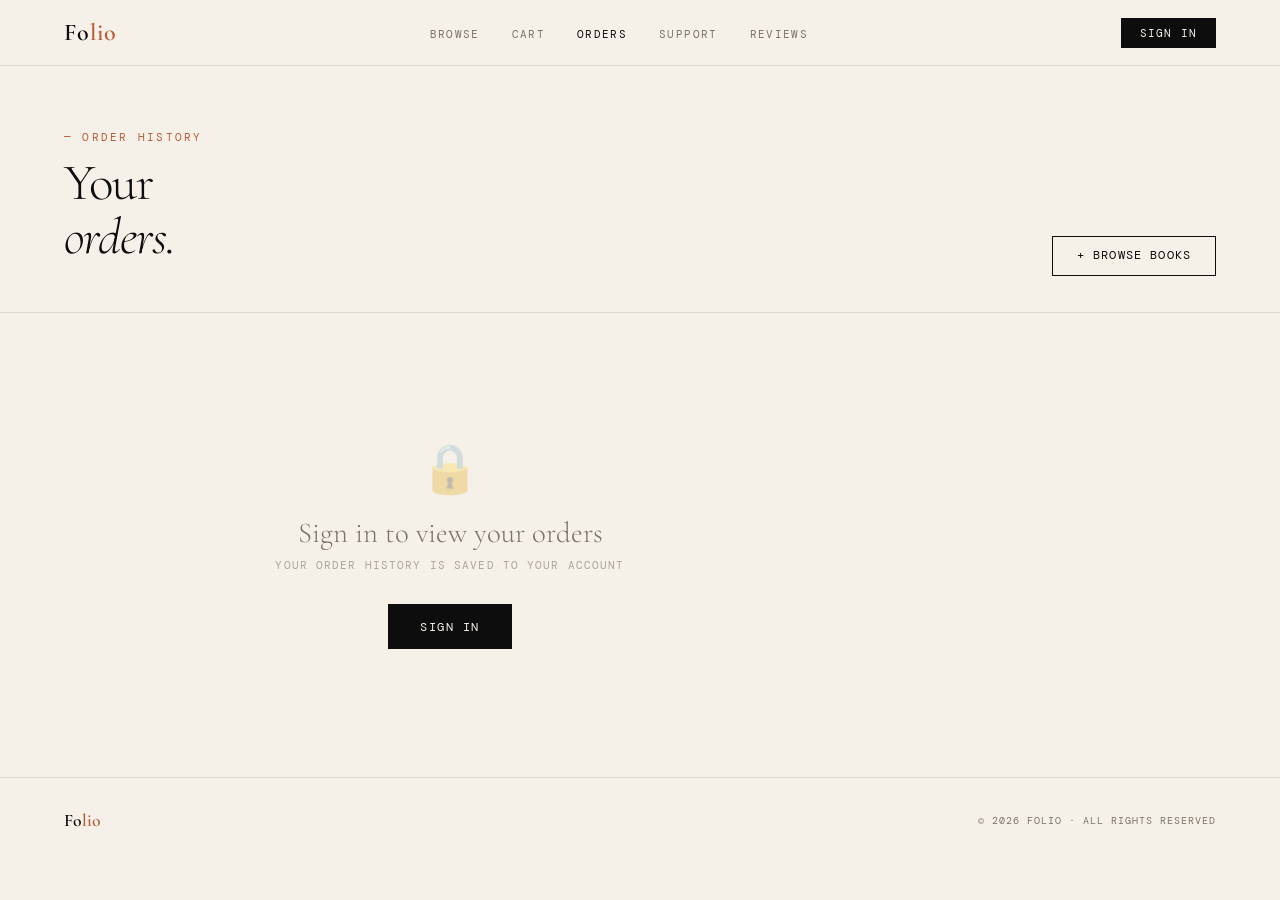
<file: frontend/orders.html>
<!DOCTYPE html>
<html lang="en">
<head>
<meta charset="UTF-8"/>
<meta name="viewport" content="width=device-width, initial-scale=1.0"/>

<title>Folio — My Orders</title>

<link href="https://fonts.googleapis.com/css2?family=Cormorant+Garamond:ital,wght@0,300;0,400;0,600;1,300;1,400&family=DM+Mono:wght@300;400&display=swap" rel="stylesheet"/>
<style>
  :root {
    --ink: #0d0d0d; --paper: #f5f0e8; --cream: #ede8dc;
    --rust: #b85c38; --gold: #c9a84c; --muted: #7a7468;
    --light-rule: rgba(13,13,13,0.10); --success: #2d4a3e;
  }
  *, *::before, *::after { box-sizing: border-box; margin: 0; padding: 0; }
  html { font-size: 16px; }
  body { background: var(--paper); color: var(--ink); font-family: 'Cormorant Garamond', Georgia, serif; min-height: 100vh; }

  nav { position: sticky; top: 0; z-index: 100; display: flex; align-items: center; justify-content: space-between; padding: 1.1rem 4rem; background: rgba(245,240,232,0.92); backdrop-filter: blur(12px); border-bottom: 1px solid var(--light-rule); }
  .nav-logo { font-size: 1.5rem; font-weight: 600; letter-spacing: .04em; color: var(--ink); text-decoration: none; }
  .nav-logo span { color: var(--rust); }
  .nav-links { display: flex; gap: 2rem; list-style: none; }
  .nav-links a { font-family: 'DM Mono', monospace; font-size: .7rem; letter-spacing: .12em; text-transform: uppercase; color: var(--muted); text-decoration: none; transition: color .2s; }
  .nav-links a:hover, .nav-links a.active { color: var(--ink); }
  .nav-auth { font-family: 'DM Mono', monospace; font-size: .7rem; letter-spacing: .1em; text-transform: uppercase; background: var(--ink); color: var(--paper); border: none; padding: .5rem 1.2rem; cursor: pointer; text-decoration: none; transition: background .2s; }
  .nav-auth:hover { background: var(--rust); }

  .page-header { padding: 4rem 4rem 3rem; border-bottom: 1px solid var(--light-rule); display: flex; align-items: flex-end; justify-content: space-between; }
  .header-left { }
  .page-eyebrow { font-family: 'DM Mono', monospace; font-size: .7rem; letter-spacing: .2em; text-transform: uppercase; color: var(--rust); margin-bottom: .8rem; }
  .page-title { font-size: clamp(2.4rem, 4vw, 3.8rem); font-weight: 300; line-height: 1.05; letter-spacing: -.02em; }
  .page-title em { font-style: italic; }
  .header-right { }
  .new-order-btn { font-family: 'DM Mono', monospace; font-size: .72rem; letter-spacing: .1em; text-transform: uppercase; background: none; color: var(--ink); border: 1px solid var(--ink); padding: .7rem 1.5rem; text-decoration: none; transition: background .2s, color .2s; }
  .new-order-btn:hover { background: var(--ink); color: var(--paper); }

  .content { padding: 3rem 4rem; max-width: 900px; }

  /* STATS */
  .stats-row { display: flex; gap: 1px; background: var(--light-rule); border: 1px solid var(--light-rule); margin-bottom: 3rem; }
  .stat-box { flex: 1; padding: 1.5rem; background: var(--paper); }
  .stat-box:hover { background: var(--cream); }
  .stat-box-num { font-size: 2.2rem; font-weight: 600; letter-spacing: -.02em; margin-bottom: .2rem; }
  .stat-box-label { font-family: 'DM Mono', monospace; font-size: .65rem; letter-spacing: .15em; text-transform: uppercase; color: var(--muted); }

  /* FILTER TABS */
  .filter-tabs { display: flex; gap: 0; margin-bottom: 2rem; border-bottom: 1px solid var(--light-rule); }
  .tab-btn { font-family: 'DM Mono', monospace; font-size: .7rem; letter-spacing: .12em; text-transform: uppercase; background: none; border: none; border-bottom: 2px solid transparent; padding: .7rem 1.2rem; cursor: pointer; color: var(--muted); margin-bottom: -1px; transition: color .2s, border-color .2s; }
  .tab-btn.active, .tab-btn:hover { color: var(--ink); border-bottom-color: var(--ink); }

  /* ORDER CARD */
  .order-card { border: 1px solid var(--light-rule); margin-bottom: 1px; background: var(--paper); transition: background .2s; animation: fadeUp .4s ease both; }
  .order-card:hover { background: var(--cream); }
  .order-header { display: grid; grid-template-columns: auto 1fr auto auto; gap: 2rem; align-items: center; padding: 1.5rem 2rem; cursor: pointer; }
  .order-id { font-family: 'DM Mono', monospace; font-size: .72rem; letter-spacing: .1em; color: var(--rust); }
  .order-meta { }
  .order-title { font-size: 1.1rem; font-weight: 600; margin-bottom: .2rem; }
  .order-date { font-family: 'DM Mono', monospace; font-size: .65rem; letter-spacing: .08em; color: var(--muted); text-transform: uppercase; }
  .order-amount { font-size: 1.3rem; font-weight: 600; color: var(--ink); text-align: right; }
  .order-amount-label { font-family: 'DM Mono', monospace; font-size: .62rem; letter-spacing: .08em; color: var(--muted); text-transform: uppercase; }
  .order-status { }
  .status-badge { font-family: 'DM Mono', monospace; font-size: .62rem; letter-spacing: .1em; text-transform: uppercase; padding: .3rem .8rem; border-radius: 2px; }
  .status-delivered { background: rgba(45,74,62,.1); color: #2d4a3e; }
  .status-processing { background: rgba(201,168,76,.12); color: #8a6e1a; }
  .status-shipped { background: rgba(74,111,165,.12); color: #2a4a7a; }
  .status-cancelled { background: rgba(192,57,43,.08); color: #c0392b; }

  /* ORDER DETAILS */
  .order-details { display: none; border-top: 1px solid var(--light-rule); padding: 1.5rem 2rem; background: var(--cream); }
  .order-details.open { display: block; }
  .details-title { font-family: 'DM Mono', monospace; font-size: .65rem; letter-spacing: .15em; text-transform: uppercase; color: var(--muted); margin-bottom: 1rem; }
  .order-book-row { display: flex; gap: 1rem; align-items: center; padding: .6rem 0; border-bottom: 1px solid rgba(13,13,13,.06); }
  .order-book-row:last-child { border-bottom: none; }
  .order-book-spine { width: 32px; height: 44px; border-radius: 2px; flex-shrink: 0; }
  .order-book-info { flex: 1; }
  .order-book-title { font-size: .95rem; font-weight: 600; }
  .order-book-author { font-family: 'DM Mono', monospace; font-size: .62rem; color: var(--muted); text-transform: uppercase; letter-spacing: .06em; }
  .order-book-qty { font-family: 'DM Mono', monospace; font-size: .65rem; color: var(--muted); }
  .order-book-price { font-size: .95rem; font-weight: 600; color: var(--rust); }
  .order-address { margin-top: 1.2rem; padding-top: 1rem; border-top: 1px solid rgba(13,13,13,.06); font-size: .95rem; color: var(--muted); font-weight: 300; }
  .order-address strong { font-family: 'DM Mono', monospace; font-size: .65rem; letter-spacing: .12em; text-transform: uppercase; color: var(--ink); display: block; margin-bottom: .3rem; }

  .chevron { transition: transform .2s; display: inline-block; font-size: .8rem; color: var(--muted); }
  .order-card.expanded .chevron { transform: rotate(180deg); }

  /* EMPTY / AUTH */
  .empty-state { text-align: center; padding: 5rem 2rem; }
  .empty-icon { font-size: 3rem; margin-bottom: 1rem; opacity: .3; }
  .empty-title { font-size: 1.8rem; font-weight: 300; color: var(--muted); margin-bottom: .5rem; }
  .empty-sub { font-family: 'DM Mono', monospace; font-size: .7rem; letter-spacing: .1em; text-transform: uppercase; color: var(--muted); opacity: .6; margin-bottom: 2rem; }
  .empty-cta { font-family: 'DM Mono', monospace; font-size: .75rem; letter-spacing: .12em; text-transform: uppercase; background: var(--ink); color: var(--paper); text-decoration: none; padding: .9rem 2rem; display: inline-block; transition: background .2s; }
  .empty-cta:hover { background: var(--rust); }

  /* SKELETON */
  .skeleton { animation: shimmer 1.4s infinite; background: linear-gradient(90deg, var(--cream) 25%, var(--paper) 50%, var(--cream) 75%); background-size: 400% 100%; }
  @keyframes shimmer { 0%{background-position:100% 0} 100%{background-position:-100% 0} }
  .sk-card { border: 1px solid var(--light-rule); margin-bottom: 1px; padding: 1.5rem 2rem; display: flex; gap: 2rem; }
  .sk-line { height: 12px; border-radius: 2px; }

  footer { padding: 2rem 4rem; border-top: 1px solid var(--light-rule); display: flex; align-items: center; justify-content: space-between; }
  .footer-logo { font-size: 1.1rem; font-weight: 600; color: var(--ink); }
  .footer-logo span { color: var(--rust); }
  .footer-copy { font-family: 'DM Mono', monospace; font-size: .62rem; letter-spacing: .1em; color: var(--muted); text-transform: uppercase; }

  @keyframes fadeUp { from { opacity:0; transform:translateY(12px); } to { opacity:1; transform:translateY(0); } }

  @media (max-width: 900px) {
    nav { padding: 1rem 1.5rem; } .nav-links { display: none; }
    .page-header { padding: 2.5rem 1.5rem 2rem; flex-direction: column; gap: 1.5rem; align-items: flex-start; }
    .content { padding: 2rem 1.5rem; }
    .stats-row { flex-wrap: wrap; }
    .order-header { grid-template-columns: 1fr auto; gap: 1rem; }
    .order-id, .order-status { grid-column: span 2; }
    footer { padding: 1.5rem; flex-direction: column; gap: 1rem; }
  }
</style>
</head>
<body>

<nav>
  <a class="nav-logo" href="index.html">Fo<span>lio</span></a>
  <ul class="nav-links">
    <li><a href="search.html">Browse</a></li>
    <li><a href="cart.html">Cart</a></li>
    <li><a href="orders.html" class="active">Orders</a></li>
    <li><a href="support.html">Support</a></li>
    <li><a href="reviews.html">Reviews</a></li>
  </ul>
  
  <a href="login.html" class="nav-auth" id="nav-auth-btn">Sign In</a>
</nav>

<div class="page-header">
  <div class="header-left">
    <p class="page-eyebrow">— Order History</p>
    <h1 class="page-title">Your<br/><em>orders.</em></h1>
  </div>
  <div class="header-right">
    <a href="search.html" class="new-order-btn">+ Browse Books</a>
  </div>
</div>

<div class="content" id="orders-content">
  <!-- Populated by JS -->
</div>

<footer>
  <div class="footer-logo">Fo<span>lio</span></div>
  <p class="footer-copy">© 2026 Folio · All rights reserved</p>
</footer>

<script>
  const BASE_URL = 'http://localhost:8000';
  const BOOK_COLORS = ['#b85c38','#4a6fa5','#2d4a3e','#7a4f7d','#5c4a3a','#3d6b5e','#8c3b2a','#4a7c8e'];
  let allOrders = [];
  let activeFilter = 'all';

  function updateNav() {
    const token = localStorage.getItem('access_token') || localStorage.getItem('folio_token');
    const btn = document.getElementById('nav-auth-btn');
    if (token) {
      btn.textContent = 'Sign Out'; btn.href = '#';
      btn.onclick = e => { e.preventDefault(); localStorage.removeItem('folio_token'); window.location.href='login.html'; };
    }
  }
  updateNav();

  async function loadOrders() {
    const token = localStorage.getItem('access_token') || localStorage.getItem('folio_token');
    const content = document.getElementById('orders-content');

    if (!token) {
      content.innerHTML = `
        <div class="empty-state">
          <div class="empty-icon">🔒</div>
          <div class="empty-title">Sign in to view your orders</div>
          <div class="empty-sub">Your order history is saved to your account</div>
          <a href="login.html" class="empty-cta">Sign In</a>
        </div>`;
      return;
    }

    content.innerHTML = skeletons();

    try {
      const res = await fetch(`${BASE_URL}/view_orders`, {
        headers: { 'Authorization': `Bearer ${token}` }
      });
      if (!res.ok) throw new Error('Failed to fetch orders');
      const data = await res.json();
      allOrders = Array.isArray(data) ? data : (data.orders || []);
      renderOrders();
    } catch (err) {
      allOrders = getMockOrders();
      renderOrders();
    }
  }

  function renderOrders() {
    const content = document.getElementById('orders-content');
    const filtered = activeFilter === 'all' ? allOrders : allOrders.filter(o => (o.status || '').toLowerCase() === activeFilter);

    const totalSpent = allOrders.reduce((s, o) => s + (o.order_total ?? o.total ?? 0), 0);
    const delivered = allOrders.filter(o => (o.status || '').toLowerCase() === 'delivered').length;

    if (allOrders.length === 0) {
      content.innerHTML = `
        <div class="empty-state">
          <div class="empty-icon">📦</div>
          <div class="empty-title">No orders yet</div>
          <div class="empty-sub">Start browsing to place your first order</div>
          <a href="search.html" class="empty-cta">Browse Books</a>
        </div>`;
      return;
    }

    content.innerHTML = `
      <div class="stats-row">
        <div class="stat-box"><div class="stat-box-num">${allOrders.length}</div><div class="stat-box-label">Total Orders</div></div>
        <div class="stat-box"><div class="stat-box-num">${delivered}</div><div class="stat-box-label">Delivered</div></div>
        <div class="stat-box"><div class="stat-box-num">₹${totalSpent}</div><div class="stat-box-label">Total Spent</div></div>
        <div class="stat-box"><div class="stat-box-num">${allOrders.length - delivered}</div><div class="stat-box-label">In Progress</div></div>
      </div>

      <div class="filter-tabs">
        <button class="tab-btn ${activeFilter==='all'?'active':''}" onclick="setFilter('all')">All (${allOrders.length})</button>
        <button class="tab-btn ${activeFilter==='processing'?'active':''}" onclick="setFilter('processing')">Processing</button>
        <button class="tab-btn ${activeFilter==='shipped'?'active':''}" onclick="setFilter('shipped')">Shipped</button>
        <button class="tab-btn ${activeFilter==='delivered'?'active':''}" onclick="setFilter('delivered')">Delivered</button>
      </div>

      ${filtered.length === 0
        ? `<div class="empty-state"><div class="empty-icon">📭</div><div class="empty-title">No ${activeFilter} orders</div></div>`
        : filtered.map((order, i) => orderCard(order, i)).join('')
      }`;
  }

  function orderCard(order, idx) {
    const id = order.order_id || order.id || (idx + 1001);
    const status = order.status || 'processing';
    const statusClass = `status-${status.toLowerCase()}`;
    const amount = order.order_total ?? order.total ?? 0;
    const date = order.created_at || order.date || new Date().toISOString();
    const formattedDate = new Date(date).toLocaleDateString('en-IN', { day:'numeric', month:'short', year:'numeric' });
    const items = order.items || order.books || [];
    const address = order.address || order.delivery_address || 'Address on file';

    return `
      <div class="order-card" id="order-${id}" style="animation-delay:${idx*0.06}s">
        <div class="order-header" onclick="toggleOrder('${id}')">
          <div class="order-id">#${String(id).padStart(5,'0')}</div>
          <div class="order-meta">
            <div class="order-title">${items.length > 0 ? items[0].title || items[0].book_title || 'Order' : 'Order'} ${items.length > 1 ? `+${items.length - 1} more` : ''}</div>
            <div class="order-date">${formattedDate}</div>
          </div>
          <div>
            <div class="order-amount">₹${amount}</div>
            <div class="order-amount-label">Total</div>
          </div>
          <div style="display:flex;flex-direction:column;align-items:flex-end;gap:.6rem">
            <span class="status-badge ${statusClass}">${status}</span>
            <span class="chevron">▼</span>
          </div>
        </div>
        <div class="order-details" id="details-${id}">
          <div class="details-title">Order Items</div>
          ${items.length > 0 ? items.map((item, i) => `
            <div class="order-book-row">
              <div class="order-book-spine" style="background:${BOOK_COLORS[i % BOOK_COLORS.length]}"></div>
              <div class="order-book-info">
                <div class="order-book-title">${item.title || item.book_title || 'Book'}</div>
                <div class="order-book-author">${item.author || item.book_author || ''}</div>
              </div>
              <div class="order-book-qty">×${item.quantity || 1}</div>
              <div class="order-book-price">${item.price ? '₹'+item.price : ''}</div>
            </div>
          `).join('') : '<p style="font-size:.95rem;color:var(--muted);font-weight:300">No item details available</p>'}
          <div class="order-address">
            <strong>Delivery Address</strong>
            ${address}
          </div>
        </div>
      </div>`;
  }

  function toggleOrder(id) {
    const card = document.getElementById(`order-${id}`);
    const details = document.getElementById(`details-${id}`);
    card.classList.toggle('expanded');
    details.classList.toggle('open');
  }

  function setFilter(f) {
    activeFilter = f;
    renderOrders();
  }

  function skeletons() {
    return Array.from({length:3}, (_,i) => `
      <div class="sk-card" style="animation-delay:${i*0.08}s">
        <div style="flex:1"><div class="skeleton sk-line" style="width:20%;margin-bottom:10px"></div><div class="skeleton sk-line" style="width:50%"></div></div>
        <div class="skeleton sk-line" style="width:80px;height:24px;align-self:center"></div>
      </div>`).join('');
  }

  function getMockOrders() {
    return [
      { order_id: 1001, status: 'delivered', total: 748, date: '2026-03-15T10:30:00', address: '42 MG Road, Bhubaneswar, Odisha 751001', items: [{ title: 'The Midnight Library', author: 'Matt Haig', quantity: 1, price: 349 }, { title: 'Atomic Habits', author: 'James Clear', quantity: 1, price: 399 }] },
      { order_id: 1002, status: 'shipped', total: 499, date: '2026-04-01T14:00:00', address: '42 MG Road, Bhubaneswar, Odisha 751001', items: [{ title: 'Sapiens', author: 'Yuval Noah Harari', quantity: 1, price: 499 }] },
      { order_id: 1003, status: 'processing', total: 249, date: '2026-04-07T09:00:00', address: '42 MG Road, Bhubaneswar, Odisha 751001', items: [{ title: '1984', author: 'George Orwell', quantity: 1, price: 249 }] },
    ];
  }

  loadOrders();
</script>
</body>
</html>
</file>
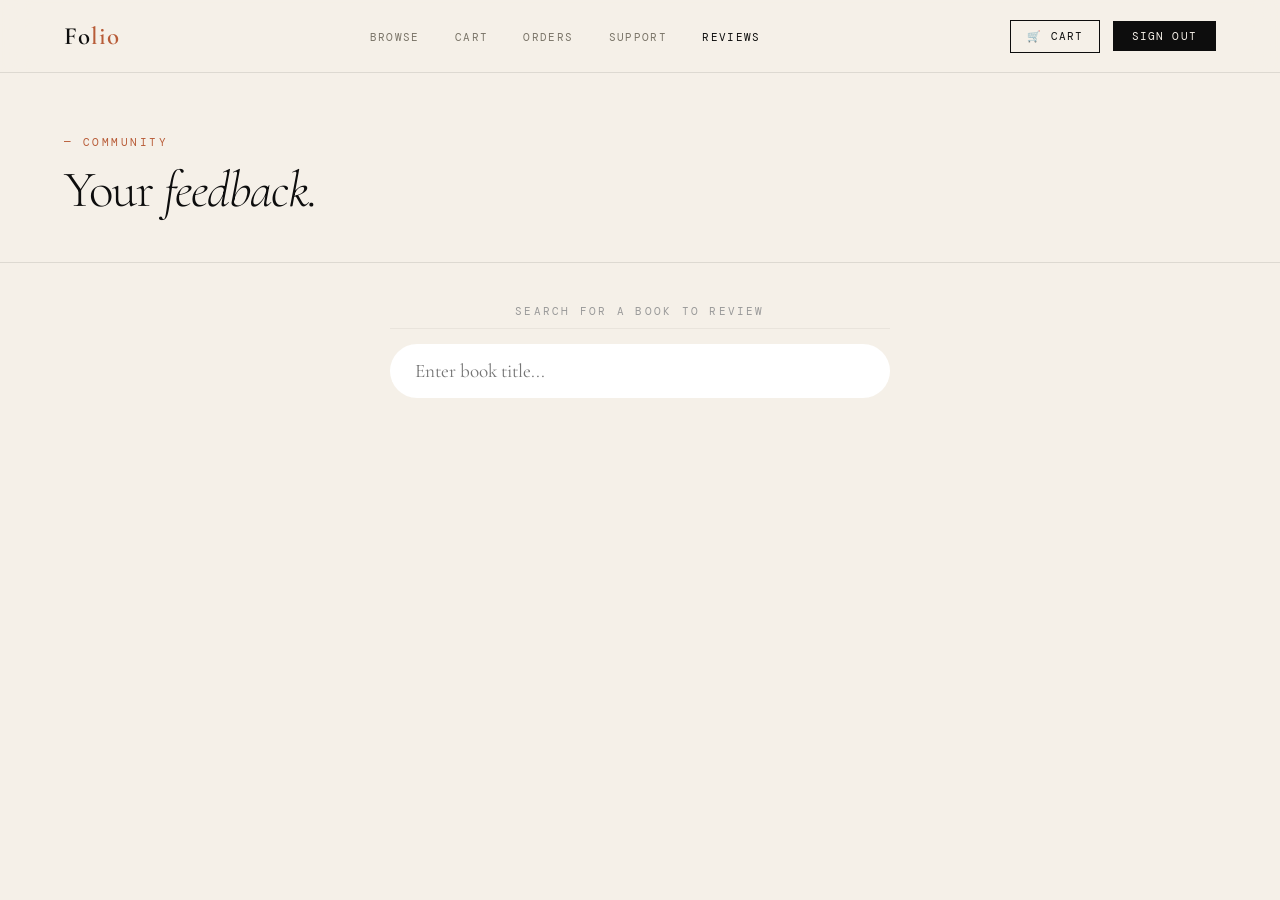
<file: frontend/reviews.html>
<!DOCTYPE html>
<html lang="en">
<head>
  <meta charset="UTF-8">
  <meta name="viewport" content="width=device-width, initial-scale=1.0">
  <title>Folio — My Reviews</title>
  <link href="https://fonts.googleapis.com/css2?family=Cormorant+Garamond:ital,wght@0,300;0,400;0,600;1,300;1,400&family=DM+Mono:wght@300;400&display=swap" rel="stylesheet">
  <link rel="stylesheet" href="css/main.css">
  <link rel="stylesheet" href="css/pages.css">
  <style>
    .search-section { max-width: 500px; margin: 40px auto; text-align: center; }
    .review-search-bar { 
      width: 100%; padding: 15px 25px; border: 1px solid var(--line); 
      border-radius: 30px; font-family: 'Cormorant Garamond'; 
      font-size: 1.2rem; outline: none; transition: 0.3s;
    }
    .review-search-bar:focus { border-color: var(--ink); box-shadow: 0 4px 20px rgba(0,0,0,0.05); }
    
    .result-item { 
      background: var(--panel); border: 1px solid var(--line); 
      border-radius: 15px; padding: 15px 25px; margin-bottom: 10px;
      display: flex; justify-content: space-between; align-items: center;
    }

    .star-btn { font-size: 2.5rem; color: rgba(0,0,0,0.1); cursor: pointer; transition: 0.2s; }
    .star-btn.active { color: var(--accent); }

    .save-review-btn {
      background: var(--ink); color: #fff; border: none; padding: 15px 40px;
      border-radius: 30px; font-family: 'DM Mono'; font-size: 0.8rem;
      letter-spacing: 0.1em; cursor: pointer; transition: 0.3s; width: 100%;
    }
    .save-review-btn:hover { background: var(--accent); transform: translateY(-2px); }
  </style>
</head>
<body>

<nav>
  <a class="nav-logo" href="index.html">Fo<span>lio</span></a>
  <ul class="nav-links">
    <li><a href="search.html">Browse</a></li>
    <li><a href="cart.html">Cart</a></li>
    <li><a href="orders.html">Orders</a></li>
    <li><a href="support.html">Support</a></li>
    <li><a href="reviews.html" class="active">Reviews</a></li>
    
  </ul>
  <div class="nav-right">
    <a href="cart.html" class="nav-cart-btn">🛒 Cart</a>
    <button class="nav-auth-btn" onclick="signOut()">Sign Out</button>
  </div>
</nav>

<div class="page-header">
  <p class="page-eyebrow">— Community</p>
  <h1 class="page-title">Your <em>feedback.</em></h1>
</div>

<div class="body-wrap" style="display: block;">
  <div class="search-section">
    <p class="sidebar-title">SEARCH FOR A BOOK TO REVIEW</p>
    <input type="text" id="book-search" class="review-search-bar" placeholder="Enter book title..." oninput="searchToReview()">
  </div>

  <div id="search-results" style="max-width: 600px; margin: 0 auto;"></div>

  <div id="review-editor" class="panel" style="display:none; max-width: 600px; margin: 40px auto; padding: 40px;">
      <h2 id="editing-title" style="font-family:'Cormorant Garamond'; font-size:2rem; margin-bottom:10px;">Write Review</h2>
      <div id="star-rating" style="margin-bottom:20px;">
          <span class="star-btn" onclick="setStars(1)">★</span>
          <span class="star-btn" onclick="setStars(2)">★</span>
          <span class="star-btn" onclick="setStars(3)">★</span>
          <span class="star-btn" onclick="setStars(4)">★</span>
          <span class="star-btn" onclick="setStars(5)">★</span>
      </div>
      <textarea id="review-comment" class="editor-textarea" placeholder="Describe your experience with this title..." style="width:100%; min-height:120px; padding:15px; border-radius:12px; border:1px solid var(--line);"></textarea>
      <button class="save-review-btn" onclick="submitReview()" style="margin-top:20px;">SAVE MY REVIEW</button>
  </div>
</div>

<script>
    const BACKEND = 'http://127.0.0.1:8000';
    let currentBookId = null;
    let currentRating = 0;

    function signOut() { localStorage.clear(); window.location.href = 'login.html'; }

    async function searchToReview() {
        const q = document.getElementById('book-search').value.trim();
        if(q.length < 2) return;
        try {
            const res = await fetch(`${BACKEND}/search_books?q=${encodeURIComponent(q)}`);
            const data = await res.json();
            const books = data.results || data;
            document.getElementById('search-results').innerHTML = books.map(b => `
                <div class="result-item">
                    <span><strong>${b.title}</strong></span>
                    <button class="btn-ghost" onclick="openEditor(${b.book_id}, '${b.title.replace(/'/g, "\\'")}')">Write/Edit Review</button>
                </div>
            `).join('');
        } catch(e) { console.error(e); }
    }

    function openEditor(id, title) {
        currentBookId = id;
        document.getElementById('editing-title').innerHTML = `Review <em>${title}</em>`;
        document.getElementById('review-editor').style.display = 'block';
        setStars(0);
        document.getElementById('review-comment').value = '';
    }

    function setStars(n) {
        currentRating = n;
        document.querySelectorAll('.star-btn').forEach((s, i) => s.classList.toggle('active', i < n));
    }

    async function submitReview() {
        const token = localStorage.getItem('folio_token');
        if(currentRating === 0) return alert("Select stars!");
        try {
            const res = await fetch(`${BACKEND}/reviews/submit`, {
                method: 'POST',
                headers: { 'Content-Type': 'application/json', 'Authorization': `Bearer ${token}` },
                body: JSON.stringify({ book_id: currentBookId, rating: currentRating, comment: document.getElementById('review-comment').value })
            });
            if(res.ok) { alert("Review Saved!"); location.reload(); }
        } catch(e) { alert("Save failed."); }
    }
</script>
</body>
</html>
</file>
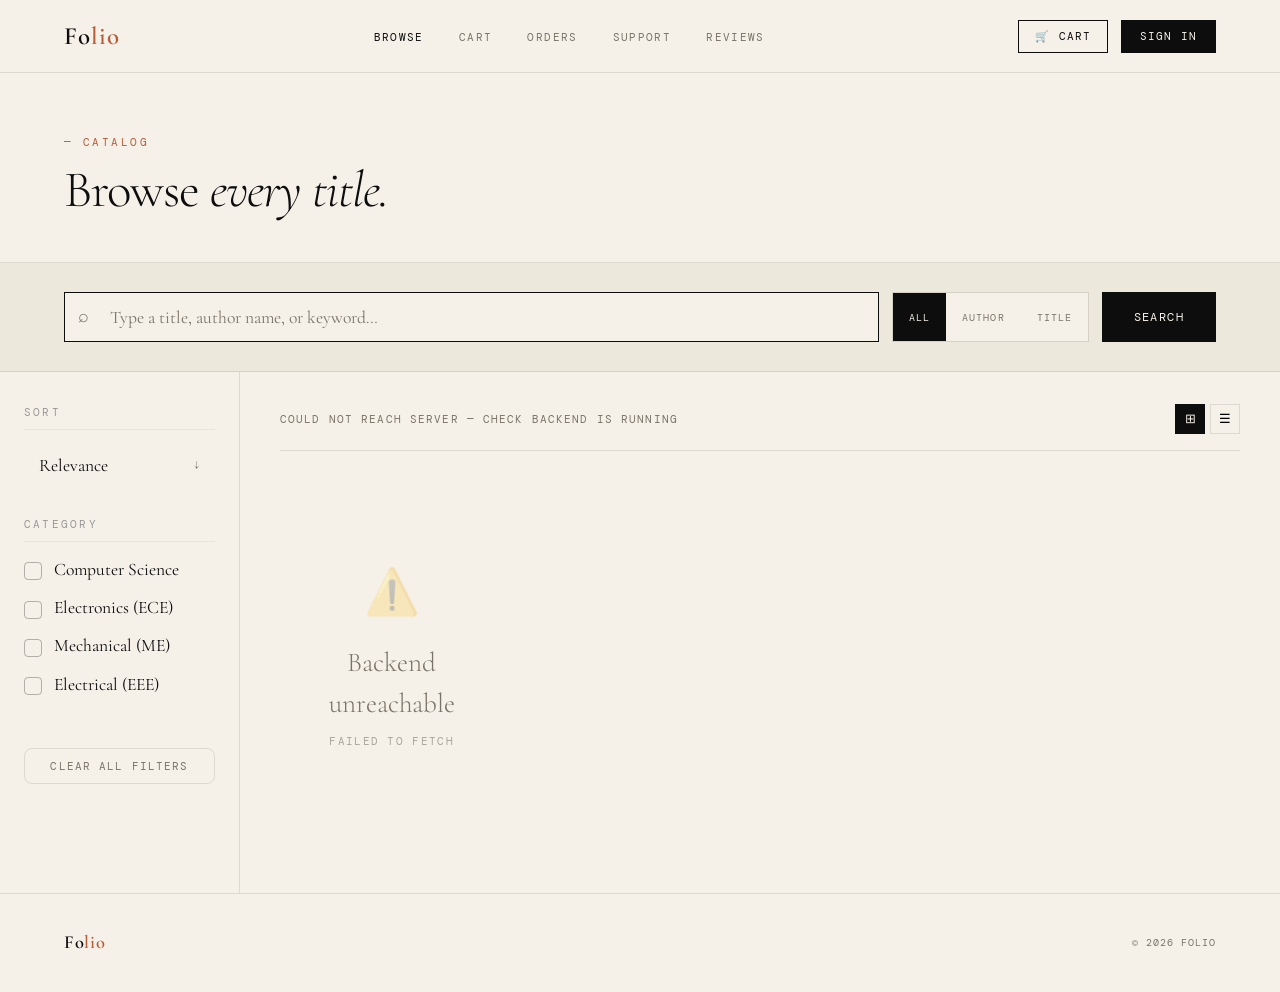
<file: frontend/search.html>
<!DOCTYPE html>
<html lang="en">
<head>
<meta charset="UTF-8"/>
<meta name="viewport" content="width=device-width, initial-scale=1.0"/>
<title>Folio — Browse Books</title>
<link href="https://fonts.googleapis.com/css2?family=Cormorant+Garamond:ital,wght@0,300;0,400;0,600;1,300;1,400&family=DM+Mono:wght@300;400&display=swap" rel="stylesheet"/>
<link rel="stylesheet" href="css/main.css"/>
<link rel="stylesheet" href="css/pages.css"/>
</head>
<body>

<!-- ── NAV ── -->
<nav>
  <a class="nav-logo" href="index.html">Fo<span>lio</span></a>
  <ul class="nav-links">
    <li><a href="search.html" class="active">Browse</a></li>
    <li><a href="cart.html">Cart</a></li>
    <li><a href="orders.html">Orders</a></li>
    <li><a href="support.html">Support</a></li>
    <li><a href="reviews.html">Reviews</a></li>
  </ul>
  <div class="nav-right">
    <a href="cart.html" class="nav-cart-btn">
      🛒 Cart <span class="cart-badge" id="cart-badge" style="display:none">0</span>
    </a>
    <a href="login.html" class="nav-auth-btn" id="nav-auth-btn">Sign In</a>
  </div>
</nav>

<!-- ── PAGE HEADER ── -->
<div class="page-header">
  <p class="page-eyebrow">— Catalog</p>
  <h1 class="page-title">Browse <em>every title.</em></h1>
</div>

<!-- ── SEARCH BAR ── -->
<div class="search-bar">
  <div class="search-field-wrap">
    <span class="search-icon">⌕</span>
    <input
      class="search-field"
      type="text"
      id="search-input"
      placeholder="Type a title, author name, or keyword…"
      autocomplete="off"
    />
  </div>
  <!-- search type: matches backend BookSearch by_author_or_name -->
  <div class="search-type">
    <button class="type-btn active" id="type-all"    onclick="setType('all')">All</button>
    <button class="type-btn"        id="type-author" onclick="setType('author')">Author</button>
    <button class="type-btn"        id="type-title"  onclick="setType('title')">Title</button>
  </div>
  <button class="search-submit" onclick="doSearch()">Search</button>
</div>

<!-- ── BODY ── -->
<div class="body-wrap">

<aside class="sidebar">
  <div class="sidebar-section">
    <p class="sidebar-title">SORT</p>
    <div class="select-wrap">
      <select id="sort-select" onchange="applyFiltersAndSort()">
        <option value="">Relevance</option>
        <option value="price_asc">Price: Low to High</option>
        <option value="price_desc">Price: High to Low</option>
        <option value="title_asc">Title: A to Z</option>
        <option value="title_desc">Title: Z to A</option>
      </select>
    </div>
  </div>

  <div class="sidebar-section" style="margin-top: 30px;">
    <p class="sidebar-title">CATEGORY</p>
    
    <label class="check-item">
      <input type="checkbox" class="genre-filter" value="CS" onchange="applyFiltersAndSort()">
      <span>Computer Science</span>
    </label>
    
    <label class="check-item">
      <input type="checkbox" class="genre-filter" value="ECE" onchange="applyFiltersAndSort()">
      <span>Electronics (ECE)</span>
    </label>
    
    <label class="check-item">
      <input type="checkbox" class="genre-filter" value="ME" onchange="applyFiltersAndSort()">
      <span>Mechanical (ME)</span>
    </label>

    <label class="check-item">
      <input type="checkbox" class="genre-filter" value="EEE" onchange="applyFiltersAndSort()">
      <span>Electrical (EEE)</span>
    </label>
  </div>

  <button class="btn-ghost" onclick="clearFilters()">Clear All Filters</button>
</aside>
  <main class="results-area">
    <div class="results-toolbar">
      <p class="results-info" id="results-info">Search to discover books</p>
      <div class="view-switcher">
        <button class="view-btn active" id="btn-grid" onclick="setView('grid')">⊞</button>
        <button class="view-btn" id="btn-list" onclick="setView('list')">☰</button>
      </div>
    </div>

    <div id="books-grid">
        </div>
  </main>
</div>
<div id="toast"></div>

<footer>
  <div class="footer-logo">Fo<span>lio</span></div>
  <p class="footer-copy">© 2026 Folio</p>
</footer>

<script>
const BACKEND = 'http://127.0.0.1:8000';

const SPINE_COLORS = [
  '#b85c38','#4a6fa5','#2d4a3e','#7a4f7d',
  '#5c4a3a','#3d6b5e','#8c3b2a','#4a7c8e',
  '#6b5a4e','#c47b3a','#3a5c7a','#856a44',
];

let state = {
  query: '', type: 'all', sort: '', view: 'grid',
  books: [], filtered: [],
};

/* ── NAV ── */
function initNav() {
  const token = localStorage.getItem('access_token') || localStorage.getItem('folio_token');
  const btn = document.getElementById('nav-auth-btn');
  if (token) {
    btn.textContent = 'Sign Out';
    btn.href = '#';
    btn.onclick = e => {
      e.preventDefault();
      localStorage.removeItem('folio_token');
      localStorage.removeItem('access_token');
      location.reload();
    };
  }
}

/* ── SEARCH TYPE ── */
function setType(t) {
  state.type = t;
  ['all','author','title'].forEach(id =>
    document.getElementById('type-' + id).classList.toggle('active', id === t)
  );
  const hints = {
    all:    'Type a title, author name, or keyword…',
    author: 'Enter an author name…',
    title:  'Enter a book title…'
  };
  document.getElementById('search-input').placeholder = hints[t];
}

/* ── VIEW TOGGLE ── */
function setView(v) {
  state.view = v;
  document.getElementById('btn-grid').classList.toggle('active', v === 'grid');
  document.getElementById('btn-list').classList.toggle('active', v === 'list');
  document.getElementById('books-grid').classList.toggle('is-list', v === 'list');
  renderBooks(state.filtered);
}

/* ── NEW: FILTER & SORT LOGIC ── */
function applyFiltersAndSort() {
  // 1. Get selected categories
  const checkedBoxes = document.querySelectorAll('.genre-filter:checked');
  const selectedCategories = Array.from(checkedBoxes).map(cb => cb.value.toLowerCase());

  // 2. Filter from the raw state.books
  let result = state.books.filter(book => {
    if (selectedCategories.length === 0) return true;
    if (!book.category) return false;
    return selectedCategories.includes(book.category.toLowerCase());
  });

  // 3. Apply Sorting
  const sortVal = document.getElementById('sort-select').value;
  state.sort = sortVal;

  if (sortVal === 'title_asc')  result.sort((a,b) => (a.title||'').localeCompare(b.title||''));
  if (sortVal === 'title_desc') result.sort((a,b) => (b.title||'').localeCompare(a.title||''));
  if (sortVal === 'price_asc')  result.sort((a,b) => (a.price||0) - (b.price||0));
  if (sortVal === 'price_desc') result.sort((a,b) => (b.price||0) - (a.price||0));

  state.filtered = result;
  renderBooks(state.filtered);
}

/* ── UPDATED: CLEAR FILTERS ── */
function clearFilters() {
  document.querySelectorAll('.genre-filter').forEach(c => c.checked = false);
  document.getElementById('sort-select').value = '';
  state.sort = '';
  state.filtered = [...state.books];
  renderBooks(state.filtered);
}

/* ── UPDATED: RENDER BOOKS ── */
function renderBooks(books) {
  const grid = document.getElementById('books-grid');
  if (!grid) return;

  grid.className = state.view === 'list' ? 'is-list' : '';

  updateResultsInfo(
    books.length === 0
      ? 'No results'
      : `<strong>${books.length}</strong> book${books.length !== 1 ? 's' : ''}${state.query ? ` for "<em>${escHtml(state.query)}</em>"` : ''}`
  );

  if (!books.length) {
    grid.innerHTML = `<div class="state-box"><div class="state-title">No books found matching those filters</div></div>`;
    return;
  }
  grid.innerHTML = books.map((book, i) => bookCardHTML(book, i)).join('');
}
/* ── SORT ── */
function sortBooks() {
  const val = document.getElementById('sort-select').value;
  state.sort = val;
  const books = [...state.books];
  if (val === 'title_asc')  books.sort((a,b) => (a.title||'').localeCompare(b.title||''));
  if (val === 'title_desc') books.sort((a,b) => (b.title||'').localeCompare(a.title||''));
  if (val === 'author_asc') books.sort((a,b) => (a.author||'').localeCompare(b.author||''));
  if (val === 'price_asc')  books.sort((a,b) => (a.price||0) - (b.price||0));
  if (val === 'price_desc') books.sort((a,b) => (b.price||0) - (a.price||0));
  state.filtered = books;
  renderBooks(state.filtered);
}

/* ── CLEAR FILTERS ── */
function clearFilters() {
  document.querySelectorAll('.check-item input').forEach(c => c.checked = false);
  document.getElementById('sort-select').value = '';
  state.sort = '';
  state.filtered = [...state.books];
  renderBooks(state.filtered);
}

/* ── LOAD ALL BOOKS on page open ── */
async function loadAllBooks() {
  showSkeletons();
  updateResultsInfo('Loading…');
  try {
    const token = localStorage.getItem('access_token') || localStorage.getItem('folio_token');
    const headers = { 'Content-Type': 'application/json' };
    if (token) headers['Authorization'] = `Bearer ${token}`;

    const res = await fetch(`${BACKEND}/all_books`, { headers });
    if (!res.ok) throw new Error(`Server error ${res.status}`);

    const data = await res.json();
    // /all_books returns a plain array
    const books = Array.isArray(data) ? data : [];

    state.books    = books;
    state.filtered = books;
    sortBooks();
    renderBooks(state.filtered);
  } catch (err) {
    updateResultsInfo('Could not reach server — check backend is running');
    document.getElementById('books-grid').innerHTML = `
      <div class="state-box">
        <div class="state-icon">⚠️</div>
        <div class="state-title">Backend unreachable</div>
        <div class="state-sub">${err.message}</div>
      </div>`;
  }
}

/* ── SEARCH ── */
async function doSearch() {
  const query = document.getElementById('search-input').value.trim();
  state.query = query;
  showSkeletons();
  updateResultsInfo('Searching…');

  if (!query) { loadAllBooks(); return; }

  try {
    let url;
    if (state.type === 'author') url = `${BACKEND}/search_books?author=${encodeURIComponent(query)}`;
    else if (state.type === 'title') url = `${BACKEND}/search_books?name=${encodeURIComponent(query)}`;
    else url = `${BACKEND}/search_books?q=${encodeURIComponent(query)}`;

    const token = localStorage.getItem('access_token') || localStorage.getItem('folio_token');
    const headers = { 'Content-Type': 'application/json' };
    if (token) headers['Authorization'] = `Bearer ${token}`;

    const res = await fetch(url, { headers });
    if (!res.ok) throw new Error(`Server error ${res.status}`);

    const data = await res.json();
    // router now returns {"results": [...]} directly
    const books = Array.isArray(data)         ? data
                : Array.isArray(data.results) ? data.results
                : Array.isArray(data.books)   ? data.books
                : [];

    state.books    = books;
    state.filtered = books;
    sortBooks();
    renderBooks(state.filtered);
  } catch (err) {
    updateResultsInfo('Search failed');
    document.getElementById('books-grid').innerHTML = `
      <div class="state-box">
        <div class="state-icon">⚠️</div>
        <div class="state-title">Search failed</div>
        <div class="state-sub">${err.message}</div>
      </div>`;
  }
}

/* ── RENDER ── */
function renderBooks(books) {
  const grid = document.getElementById('books-grid');
  grid.className = state.view === 'list' ? 'is-list' : '';

  updateResultsInfo(
    books.length === 0
      ? 'No results'
      : `<strong>${books.length}</strong> book${books.length !== 1 ? 's' : ''}${state.query ? ` for "<em>${escHtml(state.query)}</em>"` : ''}`
  );

  if (!books.length) {
    grid.innerHTML = `
      <div class="state-box">
        <div class="state-icon">📚</div>
        <div class="state-title">${state.query ? `Nothing found for "${escHtml(state.query)}"` : 'No books available'}</div>
        <div class="state-sub">Try a different search term</div>
      </div>`;
    return;
  }
  grid.innerHTML = books.map((book, i) => bookCardHTML(book, i)).join('');
}

function bookCardHTML(book, idx) {
  const color  = SPINE_COLORS[idx % SPINE_COLORS.length];
  const title  = escHtml(book.title || 'Untitled');
  const author = escHtml(book.author || 'Unknown Author');
  const price  = book.price ? `<div class="book-price">₹${book.price}</div>` : '';
  const id     = book.book_id || book.id || idx;

  // Spine badges — grid view only (on cover)
  const spineBadges = [
    book.type            ? `<span class="spine-badge ${book.type}">${book.type}</span>`                       : '',
    book.purchase_option ? `<span class="spine-badge ${book.purchase_option}">${book.purchase_option}</span>` : '',
    book.format          ? `<span class="spine-badge format">${book.format}</span>`                           : '',
  ].filter(Boolean).join('');

  // Folio tags — list view only (in body)
  const folioTags = [
    book.type            ? `<span class="folio-tag ${book.type}">${book.type}</span>`                       : '',
    book.purchase_option ? `<span class="folio-tag ${book.purchase_option}">${book.purchase_option}</span>` : '',
    book.format          ? `<span class="folio-tag format">${book.format}</span>`                           : '',
  ].filter(Boolean).join('');

  const ratingVal  = parseFloat(book.rating || 0);
  const ratingHtml = ratingVal > 0
    ? `<div class="book-rating" style="color:var(--rust);margin-top:5px;font-size:.9rem;font-family:'DM Mono',monospace;">★ ${ratingVal.toFixed(1)}</div>`
    : '<div class="rating-row" style="opacity:0.3">No reviews</div>';

  return `
    <div class="book-card" style="animation-delay:${idx*0.035}s" onclick="window.location.href='book_details.html?id=${id}'">
      <a href="book_details.html?id=${id}" class="card-main-link">
        <div class="book-spine" style="background:${color}">
          <span class="book-spine-text">${title}</span>
          <div class="spine-badges">${spineBadges}</div>
        </div>
        <div class="book-body">
          <div class="book-title">${title}</div>
          ${ratingHtml}
          <div class="tag-row">${folioTags}</div>
          <div class="book-author">${author}</div>
          ${price}
        </div>
      </a>
      <div class="book-footer">
        <button class="add-cart-btn" data-id="${id}" data-title="${title}"
          onclick="event.preventDefault();event.stopPropagation();addToCart(this)">
          Add to Cart
        </button>
      </div>
    </div>`;
}
/* ── ADD TO CART ── */
async function addToCart(btn) {
  const token = localStorage.getItem('access_token') || localStorage.getItem('folio_token');
  if (!token) {
    toast('Sign in to add books to your cart', 'err');
    setTimeout(() => window.location.href = 'login.html', 1100);
    return;
  }
  const bookId = btn.dataset.id;
  const title  = btn.dataset.title;
  btn.disabled = true;
  btn.textContent = '…';

  try {
    const res = await fetch(
      `${BACKEND}/add_to_cart?book_id=${encodeURIComponent(bookId)}&quantity=1`,
      {
        method: 'POST',
        headers: {
          'Content-Type': 'application/json',
          'Authorization': `Bearer ${token}`
        }
      }
    );
    if (!res.ok) {
      const d = await res.json().catch(() => ({}));
      throw new Error(d.detail || `Error ${res.status}`);
    }
    btn.textContent = '✓ Added';
    btn.classList.add('is-added');
    toast(`"${title}" added to cart`, 'ok');
    setTimeout(() => {
      btn.textContent = 'Add to Cart';
      btn.classList.remove('is-added');
      btn.disabled = false;
    }, 2000);
  } catch (err) {
    btn.textContent = 'Add to Cart';
    btn.disabled = false;
    toast(err.message, 'err');
  }
}

/* ── HELPERS ── */
function showSkeletons() {
  const grid = document.getElementById('books-grid');
  grid.className = '';
  grid.innerHTML = Array.from({ length: 8 }, (_, i) => `
    <div class="skel" style="animation-delay:${i*0.04}s">
      <div class="skel-cover"></div>
      <div class="skel-line"></div>
      <div class="skel-line half"></div>
    </div>`).join('');
}

function updateResultsInfo(html) {
  document.getElementById('results-info').innerHTML = html;
}

let toastTimer;
function toast(msg, type = 'ok') {
  const el = document.getElementById('toast');
  el.textContent = msg;
  el.className = `show ${type}`;
  clearTimeout(toastTimer);
  toastTimer = setTimeout(() => el.classList.remove('show'), 2800);
}

function escHtml(str) {
  return String(str)
    .replace(/&/g,'&amp;').replace(/</g,'&lt;')
    .replace(/>/g,'&gt;').replace(/"/g,'&quot;')
    .replace(/'/g,'&#39;');
}

/* ── INIT ── */
initNav();

const urlParams = new URLSearchParams(window.location.search);
const preQuery  = urlParams.get('q') || '';
if (preQuery) document.getElementById('search-input').value = preQuery;

window.addEventListener('DOMContentLoaded', () => {
  preQuery ? doSearch() : loadAllBooks();
});

document.getElementById('search-input').addEventListener('keydown', e => {
  if (e.key === 'Enter') doSearch();
});
</script>
<script>
const role = localStorage.getItem("role");

if (role === "admin" || role === "super_admin") {
    document.getElementById("admin-section").style.display = "block";

    // Hide user features
    document.querySelectorAll(".add-cart-btn").forEach(btn => btn.style.display = "none");
}
</script>
</body>
</html>
</file>
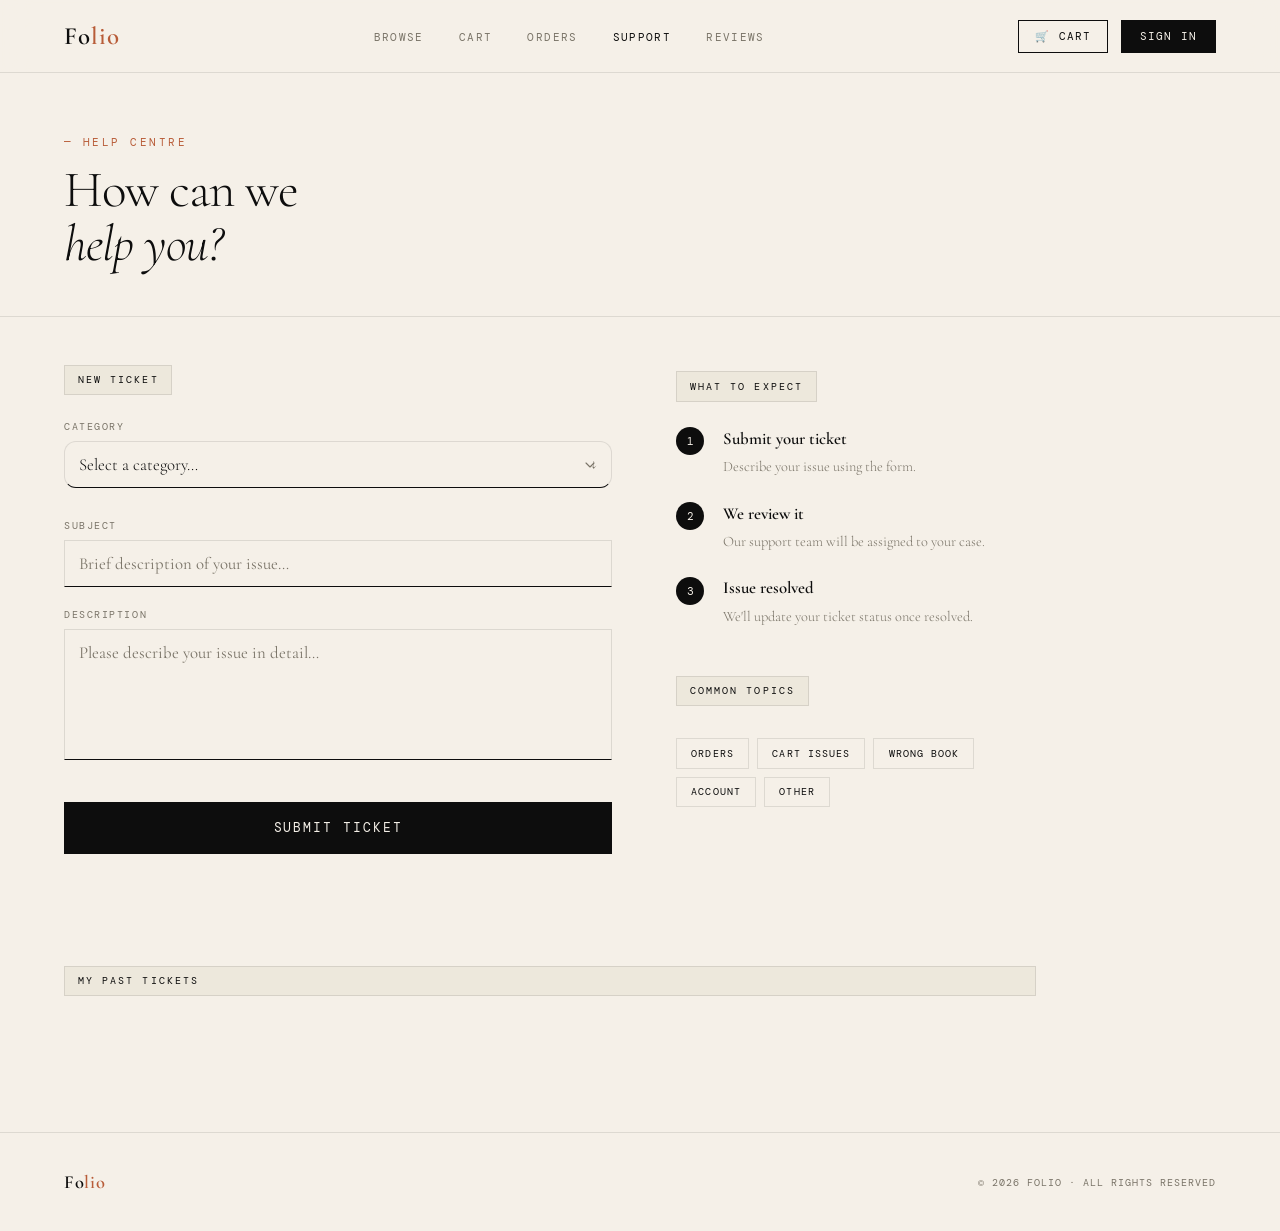
<file: frontend/support.html>
<!DOCTYPE html>
<html lang="en">
<head>
<meta charset="UTF-8"/>
<meta name="viewport" content="width=device-width, initial-scale=1.0"/>
<title>Folio — Support</title>
<link href="https://fonts.googleapis.com/css2?family=Cormorant+Garamond:ital,wght@0,300;0,400;0,600;1,300;1,400&family=DM+Mono:wght@300;400&display=swap" rel="stylesheet"/>
<link rel="stylesheet" href="css/main.css"/>
<link rel="stylesheet" href="css/pages.css"/>
<style>
  .support-wrap {
    display: grid;
    grid-template-columns: 1fr 360px;
    min-height: 60vh;
    padding: 3rem 4rem;
    gap: 4rem;
    max-width: 1100px;
  }
  .support-section-label {
    font-family: var(--font-mono);
    font-size: 0.65rem;
    letter-spacing: 0.2em;
    text-transform: uppercase;
    color: var(--ink);
    background: var(--cream);
    border: 1px solid var(--rule);
    padding: 0.4rem 0.8rem;
    display: inline-block;
    margin-bottom: 1.5rem;
  }
  .select-wrap { position: relative; width: 100%; }
  .select-wrap select {
    appearance: none; -webkit-appearance: none;
    width: 100%;
    border: 1px solid var(--rule);
    border-bottom: 1px solid var(--ink);
    background: var(--paper);
    padding: 0.75rem 2.5rem 0.75rem 0.9rem;
    font-family: var(--font-serif);
    font-size: 1.05rem;
    font-weight: 300;
    color: var(--ink);
    outline: none;
    cursor: pointer;
    box-sizing: border-box;
  }
  .select-wrap select:focus { border-color: var(--rust); background: var(--cream); }
  .select-arrow {
    position: absolute; right: 0.85rem; top: 50%;
    transform: translateY(-50%);
    width: 16px; height: 16px;
    color: var(--muted); pointer-events: none;
  }
  .select-wrap:focus-within .select-arrow {
    color: var(--ink);
    transform: translateY(-50%) rotate(180deg);
  }
  .support-info-col { padding-top: 0.4rem; }
  .support-steps { display: flex; flex-direction: column; gap: 1.4rem; margin-bottom: 1rem; }
  .support-step { display: flex; gap: 1.2rem; align-items: flex-start; }
  .support-step-num {
    font-family: var(--font-mono); font-size: 0.7rem;
    width: 28px; height: 28px; border-radius: 50%;
    background: var(--ink); color: var(--paper);
    display: flex; align-items: center; justify-content: center;
    flex-shrink: 0; margin-top: 0.1rem;
  }
  .support-step-text strong { font-size: 1.05rem; font-weight: 600; display: block; margin-bottom: 0.2rem; }
  .support-step-text span { font-size: 0.9rem; color: var(--muted); font-weight: 300; }
  .category-tags { display: flex; flex-wrap: wrap; gap: 0.5rem; margin-top: 0.5rem; }
  .cat-tag {
    font-family: var(--font-mono); font-size: 0.65rem;
    letter-spacing: 0.1em; text-transform: uppercase;
    padding: 0.4rem 0.9rem; border: 1px solid var(--rule);
    cursor: pointer; transition: background 0.2s, border-color 0.2s;
  }
  .cat-tag:hover { background: var(--cream); border-color: var(--ink); }
  .msg {
    display: none; font-family: var(--font-mono); font-size: 0.72rem;
    letter-spacing: 0.05em; padding: 0.75rem 1rem; margin-bottom: 1.2rem;
    border-left: 3px solid;
  }
  .msg.show { display: block; }
  .msg.error   { color: #c0392b; border-color: #c0392b; background: rgba(192,57,43,0.05); }
  .msg.success { color: #27ae60; border-color: #27ae60; background: rgba(39,174,96,0.05); }
  @media (max-width: 768px) {
    .support-wrap { grid-template-columns: 1fr; padding: 2rem 1.5rem; gap: 2rem; }
    .support-info-col { border-top: 1px solid var(--rule); padding-top: 2rem; }
  }
</style>
</head>
<body>

<nav>
  <a class="nav-logo" href="index.html">Fo<span>lio</span></a>
  <ul class="nav-links">
    <li><a href="search.html">Browse</a></li>
    <li><a href="cart.html">Cart</a></li>
    <li><a href="orders.html">Orders</a></li>
    <li><a href="support.html" class="active">Support</a></li>
    <li><a href="reviews.html">Reviews</a></li>
  </ul>
  <div class="nav-right">
   <a href="cart.html" class="nav-cart-btn">
      🛒 Cart <span class="cart-badge" id="cart-badge" style="display:none">0</span>
    </a>
    
  <a href="login.html" class="nav-auth" id="nav-auth-btn">Sign In</a>
  </div>
</nav>

<div class="page-header">
  <p class="page-eyebrow">— Help Centre</p>
  <h1 class="page-title">How can we<br/><em>help you?</em></h1>
</div>

<div class="support-wrap">

  <div class="support-form-col">
    <div class="msg error"   id="err-box"></div>
    <div class="msg success" id="ok-box"></div>

    <div class="support-section-label">New Ticket</div>

    <div class="order-field">
      <label for="category">Category</label>
      <div class="select-wrap">
        <select id="category">
          <option value="">Select a category…</option>
          <option value="profile">Profile</option>
          <option value="products">Products</option>
          <option value="cart">Cart</option>
          <option value="orders">Orders</option>
          <option value="other">Other</option>
        </select>
        <svg class="select-arrow" viewBox="0 0 20 20" fill="none">
          <path d="M5 7.5L10 12.5L15 7.5" stroke="currentColor" stroke-width="1.4"
                stroke-linecap="round" stroke-linejoin="round"/>
        </svg>
      </div>
    </div>

    <div class="order-field">
      <label for="title">Subject</label>
      <input type="text" id="title" placeholder="Brief description of your issue…"/>
    </div>

    <div class="order-field">
      <label for="description">Description</label>
      <textarea id="description" rows="5"
        placeholder="Please describe your issue in detail…"></textarea>
    </div>

    <button class="place-order-btn" id="submit-btn" onclick="submitTicket()">
      <span class="btn-text">Submit Ticket</span>
      <span class="spinner"></span>
    </button>
  </div>

  <div class="support-info-col">
    <div class="support-section-label">What to expect</div>
    <div class="support-steps">
      <div class="support-step">
        <div class="support-step-num">1</div>
        <div class="support-step-text">
          <strong>Submit your ticket</strong>
          <span>Describe your issue using the form.</span>
        </div>
      </div>
      <div class="support-step">
        <div class="support-step-num">2</div>
        <div class="support-step-text">
          <strong>We review it</strong>
          <span>Our support team will be assigned to your case.</span>
        </div>
      </div>
      <div class="support-step">
        <div class="support-step-num">3</div>
        <div class="support-step-text">
          <strong>Issue resolved</strong>
          <span>We'll update your ticket status once resolved.</span>
        </div>
      </div>
    </div>

    <div class="support-section-label" style="margin-top:2rem;">Common topics</div>
    <div class="category-tags">
      <span class="cat-tag" onclick="pick('orders')">Orders</span>
      <span class="cat-tag" onclick="pick('cart')">Cart Issues</span>
      <span class="cat-tag" onclick="pick('products')">Wrong Book</span>
      <span class="cat-tag" onclick="pick('profile')">Account</span>
      <span class="cat-tag" onclick="pick('other')">Other</span>
    </div>
  </div>
  <div class="support-section-label" style="margin-top:3rem; grid-column: 1 / -1;">My Past Tickets</div>
  <div id="my-tickets-container" style="grid-column: 1 / -1; display:flex; flex-direction:column; gap:15px;">
      </div>
</div>

<footer>
  <div class="footer-logo">Fo<span>lio</span></div>
  <p class="footer-copy">© 2026 Folio · All rights reserved</p>
</footer>

<script>
  /* ── token: try every key your app might have used ── */
  function getToken() {
  return localStorage.getItem('folio_token');
}

  /* ── nav ── */
  (function() {
    const token = getToken();
    const btn   = document.getElementById('nav-auth-btn');
    if (token) {
      btn.textContent = 'Sign Out';
      btn.href = '#';
      btn.onclick = e => {
        e.preventDefault();
        localStorage.clear();
        sessionStorage.clear();
        window.location.href = 'login.html';
      };
    }
  })();

  function pick(val) { document.getElementById('category').value = val; }

  function showErr(msg) {
    document.getElementById('err-box').textContent = msg;
    document.getElementById('err-box').classList.add('show');
    document.getElementById('ok-box').classList.remove('show');
  }
  function showOk(msg) {
    document.getElementById('ok-box').textContent = msg;
    document.getElementById('ok-box').classList.add('show');
    document.getElementById('err-box').classList.remove('show');
  }

  async function submitTicket() {
    const token    = getToken();
    const category = document.getElementById('category').value;
    const title    = document.getElementById('title').value.trim();
    const desc     = document.getElementById('description').value.trim();
    const btn      = document.getElementById('submit-btn');

    if (!token)    { showErr('You must be signed in to submit a ticket.'); return; }
    if (!category) { showErr('Please select a category.'); return; }
    if (!title)    { showErr('Please enter a subject.'); return; }
    if (!desc)     { showErr('Please describe your issue.'); return; }

    btn.classList.add('loading');
    btn.disabled = true;

    try {
      const res = await fetch('/api/ticket/create', {
        method: 'POST',
        headers: {
          'Content-Type': 'application/json',
          'Authorization': 'Bearer ' + token
        },
        body: JSON.stringify({ category, title, description: desc })
      });

      let data = {};
      try { data = await res.json(); } catch(_) {}

      if (!res.ok) {
        throw new Error(data.detail || 'Server error ' + res.status);
      }

      showOk('Ticket #' + data.ticket_id + ' submitted! Our team will be in touch.');
      document.getElementById('category').value    = '';
      document.getElementById('title').value       = '';
      document.getElementById('description').value = '';

    } catch (err) {
      showErr(err.message || 'Request failed. Is the server running?');
    } finally {
      btn.classList.remove('loading');
      btn.disabled = false;
    }
  }
  // Function to load the student's tickets
  async function loadMyTickets() {
      const token = getToken();
      if (!token) return; // Do not fetch if not logged in

      const container = document.getElementById('my-tickets-container');
      
      try {
         const res = await fetch('http://127.0.0.1:8000/ticket/my-tickets', {
              headers: { 'Authorization': 'Bearer ' + token }
          });
          
          if (!res.ok) throw new Error("Failed to fetch tickets");
          
          const tickets = await res.json();
          
          if (tickets.length === 0) {
              container.innerHTML = `<div class="empty-state">You have no previous support tickets.</div>`;
              return;
          }

          container.innerHTML = tickets.map(t => `
              <div style="border: 1px solid var(--rule); padding: 1.5rem; background: var(--paper); display:flex; flex-direction:column; gap:10px;">
                  <div style="display:flex; justify-content:space-between; align-items:center;">
                      <strong style="font-family: var(--font-serif); font-size:1.4rem;">${t.title}</strong>
                      <span style="font-family: var(--font-mono); font-size:0.7rem; padding:5px 10px; background:var(--cream); border:1px solid var(--rule); text-transform:uppercase;">Status: ${t.status}</span>
                  </div>
                  <p style="font-size:0.9rem; color:var(--muted); margin:0;">Issue: ${t.description}</p>
                  
                  <div style="margin-top:10px; padding:15px; background:rgba(184,92,56,0.05); border-left:3px solid var(--rust);">
                      <strong style="font-size:0.8rem; text-transform:uppercase; letter-spacing:0.1em;">Admin Response:</strong>
                      <p style="margin:5px 0 0 0; font-size:0.95rem; color:var(--ink);">${t.reply}</p>
                  </div>
              </div>
          `).join('');
      } catch (err) {
          console.error(err);
      }
  }

  // Call this function when the page loads
  document.addEventListener('DOMContentLoaded', () => {
      loadMyTickets();
  });
</script>
</body>
</html>
</file>
<file: frontend/css/main.css>
/* ================================================================
   main.css
   Folio — Global design tokens, reset, typography, nav, footer,
   and every shared component used across all pages.
================================================================ */

/* ── TOKENS ────────────────────────────────────────────────── */
:root {
  /* Palette */
  --ink:       #0d0d0d;
  --paper:     #f5f0e8;
  --cream:     #ede8dc;
  --rust:      #b85c38;
  --gold:      #c9a84c;
  --muted:     #7a7468;
  --green:     #2d4a3e;
  --error:     #c0392b;

  /* Borders */
  --rule:      rgba(13, 13, 13, 0.10);

  /* Typography */
  --font-serif: 'Cormorant Garamond', Georgia, serif;
  --font-mono:  'DM Mono', monospace;

  /* Spacing scale */
  --space-xs:  0.4rem;
  --space-sm:  0.8rem;
  --space-md:  1.6rem;
  --space-lg:  3rem;
  --space-xl:  5rem;
  --space-2xl: 7rem;

  /* Transitions */
  --t-fast:    0.15s ease;
  --t-base:    0.2s ease;
  --t-slow:    0.3s ease;
}

/* ── RESET ─────────────────────────────────────────────────── */
*, *::before, *::after {
  box-sizing: border-box;
  margin: 0;
  padding: 0;
}

html {
  font-size: 16px;
  scroll-behavior: smooth;
  -webkit-text-size-adjust: 100%;
}

body {
  background:  var(--paper);
  color:       var(--ink);
  font-family: var(--font-serif);
  line-height: 1.5;
  overflow-x:  hidden;
}

img, svg { display: block; max-width: 100%; }
button   { font-family: inherit; cursor: pointer; }
a        { color: inherit; }

/* ── GLOBAL KEYFRAMES ──────────────────────────────────────── */
@keyframes fadeUp {
  from { opacity: 0; transform: translateY(22px); }
  to   { opacity: 1; transform: translateY(0);    }
}

@keyframes fadeIn {
  from { opacity: 0; }
  to   { opacity: 1; }
}

@keyframes spin {
  to { transform: translate(-50%, -50%) rotate(360deg); }
}

@keyframes shimmer {
  0%   { background-position: 100% 0; }
  100% { background-position: -100% 0; }
}

@keyframes marquee {
  from { transform: translateX(0); }
  to   { transform: translateX(-50%); }
}

/* ── NAVIGATION ────────────────────────────────────────────── */
nav {
  position: sticky;
  top: 0;
  z-index: 100;
  display: flex;
  align-items: center;
  justify-content: space-between;
  padding: 1.1rem 4rem;
  background: rgba(245, 240, 232, 0.92);
  backdrop-filter: blur(14px);
  -webkit-backdrop-filter: blur(14px);
  border-bottom: 1px solid var(--rule);
}

/* Fixed nav variant — used on landing page */
nav.fixed {
  position: fixed;
  top: 0; left: 0; right: 0;
  background: rgba(245, 240, 232, 0.88);
}

.nav-logo {
  font-size: 1.55rem;
  font-weight: 600;
  letter-spacing: 0.04em;
  color: var(--ink);
  text-decoration: none;
  flex-shrink: 0;
}
.nav-logo span { color: var(--rust); }

.nav-links {
  display: flex;
  gap: 2.2rem;
  list-style: none;
}
.nav-links a {
  font-family: var(--font-mono);
  font-size: 0.7rem;
  letter-spacing: 0.12em;
  text-transform: uppercase;
  color: var(--muted);
  text-decoration: none;
  transition: color var(--t-base);
}
.nav-links a:hover,
.nav-links a.active { color: var(--ink); }

.nav-right {
  display: flex;
  gap: 0.8rem;
  align-items: center;
}

/* Outline cart button */
.nav-cart-btn {
  font-family: var(--font-mono);
  font-size: 0.68rem;
  letter-spacing: 0.1em;
  text-transform: uppercase;
  color: var(--ink);
  text-decoration: none;
  border: 1px solid var(--ink);
  padding: 0.45rem 1rem;
  display: flex;
  align-items: center;
  gap: 0.4rem;
  transition: background var(--t-base), color var(--t-base);
}
.nav-cart-btn:hover { background: var(--ink); color: var(--paper); }

.cart-badge {
  background: var(--rust);
  color: var(--paper);
  font-size: 0.55rem;
  border-radius: 50%;
  width: 16px;
  height: 16px;
  display: inline-flex;
  align-items: center;
  justify-content: center;
}

/* Solid auth button */
.nav-auth,
.nav-auth-btn,
.nav-cta {
  font-family: var(--font-mono);
  font-size: 0.7rem;
  letter-spacing: 0.1em;
  text-transform: uppercase;
  background: var(--ink);
  color: var(--paper);
  border: none;
  padding: 0.5rem 1.2rem;
  text-decoration: none;
  transition: background var(--t-base);
  white-space: nowrap;
}
.nav-auth:hover,
.nav-auth-btn:hover,
.nav-cta:hover { background: var(--rust); }

/* ── PAGE HEADER ────────────────────────────────────────────── */
.page-header {
  padding: 3.8rem 4rem 2.8rem;
  border-bottom: 1px solid var(--rule);
}

.page-eyebrow,
.section-eyebrow,
.hero-eyebrow,
.form-eyebrow {
  font-family: var(--font-mono);
  font-size: 0.7rem;
  letter-spacing: 0.22em;
  text-transform: uppercase;
  color: var(--rust);
  margin-bottom: 0.8rem;
}

.page-title {
  font-size: clamp(2.4rem, 4vw, 3.8rem);
  font-weight: 300;
  line-height: 1.05;
  letter-spacing: -0.02em;
}
.page-title em { font-style: italic; }

/* ── BUTTONS ─────────────────────────────────────────────────── */
.btn-primary {
  background: var(--ink);
  color: var(--paper);
  font-family: var(--font-mono);
  font-size: 0.78rem;
  letter-spacing: 0.1em;
  text-transform: uppercase;
  padding: 0.9rem 2.2rem;
  border: none;
  cursor: pointer;
  text-decoration: none;
  display: inline-block;
  transition: background var(--t-base);
}
.btn-primary:hover { background: var(--rust); }

.btn-ghost {
  color: var(--ink);
  font-family: var(--font-mono);
  font-size: 0.78rem;
  letter-spacing: 0.1em;
  text-transform: uppercase;
  text-decoration: none;
  border-bottom: 1px solid var(--ink);
  padding-bottom: 2px;
  transition: color var(--t-base), border-color var(--t-base);
}
.btn-ghost:hover { color: var(--rust); border-color: var(--rust); }

.btn-light {
  background: var(--paper);
  color: var(--ink);
  font-family: var(--font-mono);
  font-size: 0.78rem;
  letter-spacing: 0.1em;
  text-transform: uppercase;
  padding: 0.9rem 2rem;
  border: none;
  cursor: pointer;
  text-decoration: none;
  text-align: center;
  display: inline-block;
  transition: background var(--t-base);
}
.btn-light:hover { background: var(--gold); }

.btn-ghost-light {
  color: var(--paper);
  font-family: var(--font-mono);
  font-size: 0.78rem;
  letter-spacing: 0.1em;
  text-transform: uppercase;
  text-decoration: none;
  border-bottom: 1px solid rgba(245, 240, 232, 0.4);
  padding-bottom: 2px;
  text-align: center;
  transition: border-color var(--t-base), color var(--t-base);
}
.btn-ghost-light:hover { border-color: var(--gold); color: var(--gold); }

/* Loading button pattern */
.loading-btn {
  position: relative;
  overflow: hidden;
}
.loading-btn .btn-text       { transition: opacity var(--t-base); }
.loading-btn.loading .btn-text { opacity: 0; }

.loading-btn .spinner {
  position: absolute;
  top: 50%; left: 50%;
  transform: translate(-50%, -50%);
  width: 18px; height: 18px;
  border: 2px solid rgba(245, 240, 232, 0.3);
  border-top-color: var(--paper);
  border-radius: 50%;
  animation: spin 0.7s linear infinite;
  opacity: 0;
  transition: opacity var(--t-base);
}
.loading-btn.loading .spinner { opacity: 1; }

/* ── FORM SHARED ELEMENTS ────────────────────────────────────── */
.field {
  margin-bottom: 1.5rem;
}
.field label {
  display: block;
  font-family: var(--font-mono);
  font-size: 0.68rem;
  letter-spacing: 0.15em;
  text-transform: uppercase;
  color: var(--muted);
  margin-bottom: 0.5rem;
}
.field input,
.field textarea,
.field select {
  width: 100%;
  padding: 0.9rem 1rem;
  background: var(--paper);
  border: 1px solid var(--rule);
  border-bottom: 1px solid var(--ink);
  font-family: var(--font-serif);
  font-size: 1.1rem;
  color: var(--ink);
  outline: none;
  transition: border-color var(--t-base), background var(--t-base);
  /* -webkit-appearance: none; */
  resize: none;
}
.field input:focus,
.field textarea:focus,
.field select:focus {
  border-color: var(--rust);
  background: var(--cream);
}
.field input.error-field { border-color: var(--error); }
.field input::placeholder,
.field textarea::placeholder { color: var(--muted); }

.field-row {
  display: grid;
  grid-template-columns: 1fr 1fr;
  gap: 1rem;
}

/* Divider */
.divider {
  display: flex;
  align-items: center;
  gap: 1rem;
  margin: 1.8rem 0;
}
.divider::before,
.divider::after {
  content: '';
  flex: 1;
  height: 1px;
  background: var(--rule);
}
.divider span {
  font-family: var(--font-mono);
  font-size: 0.65rem;
  letter-spacing: 0.1em;
  text-transform: uppercase;
  color: var(--muted);
}

/* Feedback messages */
.error-msg {
  background: rgba(192, 57, 43, 0.08);
  border-left: 3px solid var(--error);
  padding: 0.8rem 1rem;
  font-family: var(--font-mono);
  font-size: 0.72rem;
  letter-spacing: 0.05em;
  color: var(--error);
  margin-bottom: 1.5rem;
  display: none;
}
.error-msg.show { display: block; }

.success-msg {
  background: rgba(45, 74, 62, 0.08);
  border-left: 3px solid var(--green);
  padding: 0.8rem 1rem;
  font-family: var(--font-mono);
  font-size: 0.72rem;
  letter-spacing: 0.05em;
  color: var(--green);
  margin-bottom: 1.5rem;
  display: none;
}
.success-msg.show { display: block; }

/* ── TOAST ───────────────────────────────────────────────────── */
.toast,
#toast {
  position: fixed;
  bottom: 1.8rem;
  right: 1.8rem;
  background: var(--ink);
  color: var(--paper);
  font-family: var(--font-mono);
  font-size: 0.72rem;
  letter-spacing: 0.08em;
  padding: 0.8rem 1.4rem;
  transform: translateY(90px);
  opacity: 0;
  transition: transform 0.28s ease, opacity 0.28s ease;
  z-index: 999;
  pointer-events: none;
  max-width: 320px;
}
.toast.show,
#toast.show  { transform: translateY(0); opacity: 1; }

.toast.success, #toast.ok  { border-left: 3px solid #27ae60; }
.toast.error,   #toast.err { border-left: 3px solid var(--rust); }

/* ── SKELETON LOADER ─────────────────────────────────────────── */
.skeleton,
.skel {
  animation: shimmer 1.3s ease infinite;
  background: linear-gradient(
    90deg,
    var(--cream) 25%,
    var(--paper) 50%,
    var(--cream) 75%
  );
  background-size: 400% 100%;
}

.skel-cover,
.skeleton-cover { height: 190px; }

.skel-line,
.skeleton-line {
  height: 11px;
  border-radius: 2px;
  margin: 8px 12px;
  background: var(--cream);
}
.skel-line.half,
.skeleton-line.short { width: 55%; }

/* ── STATE BOXES (empty / auth wall) ─────────────────────────── */
.state-box,
.empty-state,
.auth-wall {
  text-align: center;
  padding: 5rem 2rem;
}

.state-icon,
.empty-icon,
.cart-empty-icon { font-size: 2.8rem; opacity: 0.25; margin-bottom: 1rem; }

.state-title,
.empty-title,
.cart-empty-title,
.auth-wall-title {
  font-size: 1.7rem;
  font-weight: 300;
  color: var(--muted);
  margin-bottom: 0.5rem;
}

.state-sub,
.empty-sub,
.cart-empty-sub,
.auth-wall-sub {
  font-family: var(--font-mono);
  font-size: 0.68rem;
  letter-spacing: 0.12em;
  text-transform: uppercase;
  color: var(--muted);
  opacity: 0.6;
  margin-bottom: 2rem;
}

.empty-cta,
.browse-link,
.auth-wall-btn {
  font-family: var(--font-mono);
  font-size: 0.75rem;
  letter-spacing: 0.12em;
  text-transform: uppercase;
  background: var(--ink);
  color: var(--paper);
  text-decoration: none;
  padding: 0.9rem 2rem;
  display: inline-block;
  transition: background var(--t-base);
}
.empty-cta:hover,
.browse-link:hover,
.auth-wall-btn:hover { background: var(--rust); }

/* ── FOOTER ──────────────────────────────────────────────────── */
footer {
  padding: 2.2rem 4rem;
  border-top: 1px solid var(--rule);
  display: flex;
  align-items: center;
  justify-content: space-between;
  margin-top: auto;
}

.footer-logo {
  font-size: 1.15rem;
  font-weight: 600;
  color: var(--ink);
  letter-spacing: 0.04em;
  text-decoration: none;
}
.footer-logo span { color: var(--rust); }

.footer-links {
  display: flex;
  gap: 2rem;
}
.footer-links a {
  font-family: var(--font-mono);
  font-size: 0.65rem;
  letter-spacing: 0.1em;
  text-transform: uppercase;
  color: var(--muted);
  text-decoration: none;
  transition: color var(--t-base);
}
.footer-links a:hover { color: var(--rust); }

.footer-copy {
  font-family: var(--font-mono);
  font-size: 0.63rem;
  letter-spacing: 0.1em;
  text-transform: uppercase;
  color: var(--muted);
}

/* ── BOOK SPINE COLOURS ─────────────────────────────────────── */
/* Used on hero shelf + login panel mini shelf */
.book, .ps {
  border-radius: 2px;
  box-shadow: 3px 3px 10px rgba(0, 0, 0, 0.15);
  transition: transform var(--t-slow);
}
.book:hover { transform: translateY(-6px) rotate(-1deg); }

/* hero shelf book sizes */
.b1  { width: 28px; height: 160px; background: #b85c38; }
.b2  { width: 22px; height: 140px; background: #4a6fa5; }
.b3  { width: 32px; height: 170px; background: #2d4a3e; }
.b4  { width: 18px; height: 130px; background: #c9a84c; }
.b5  { width: 26px; height: 155px; background: #7a4f7d; }
.b6  { width: 30px; height: 165px; background: #5c4a3a; }
.b7  { width: 20px; height: 120px; background: #3d6b5e; }
.b8  { width: 35px; height: 175px; background: #8c3b2a; }
.b9  { width: 24px; height: 145px; background: #4a7c8e; }
.b10 { width: 28px; height: 158px; background: #6b5a4e; }
.b11 { width: 22px; height: 138px; background: #c47b3a; }
.b12 { width: 30px; height: 168px; background: #3a5c7a; }

/* login panel mini shelf */
.ps  { box-shadow: 2px 2px 8px rgba(0, 0, 0, 0.3); }
.ps1 { width: 20px; height: 90px;  background: #b85c38; }
.ps2 { width: 16px; height: 75px;  background: #4a6fa5; }
.ps3 { width: 24px; height: 100px; background: #2d4a3e; }
.ps4 { width: 14px; height: 65px;  background: #c9a84c; }
.ps5 { width: 18px; height: 85px;  background: #7a4f7d; }
.ps6 { width: 22px; height: 95px;  background: #5c4a3a; }
.ps7 { width: 15px; height: 70px;  background: #4a7c8e; }

/* ── GLOBAL RESPONSIVE ──────────────────────────────────────── */
@media (max-width: 960px) {
  nav { padding: 1rem 1.5rem; }
  .nav-links { display: none; }
  .page-header { padding: 2.5rem 1.5rem 2rem; }
  footer { padding: 1.5rem; flex-direction: column; gap: 1.2rem; text-align: center; }
  .footer-links { flex-wrap: wrap; justify-content: center; }
  .field-row { grid-template-columns: 1fr; }
}
</file>
<file: frontend/css/pages.css>
/* ================================================================
   pages.css
   Folio — Search, Cart and Orders page styles
   Depends on: main.css
================================================================ */

/* ================================================================
   SHARED — page header used on search / cart / orders
================================================================ */
.page-header {
  padding: 3.8rem 4rem 2.8rem;
  border-bottom: 1px solid var(--rule);
}
.page-header.has-action {
  display: flex;
  align-items: flex-end;
  justify-content: space-between;
}

/* ================================================================
   SEARCH PAGE  (search.html)
================================================================ */

/* ── Search bar ─────────────────────────────────────────────── */
.search-bar {
  background: var(--cream);
  border-bottom: 1px solid var(--rule);
  padding: 1.8rem 4rem;
  display: flex;
  gap: 0.8rem;
  align-items: stretch;
}
.search-field-wrap {
  flex: 1;
  position: relative;
}
.search-icon {
  position: absolute;
  left: 0.9rem;
  top: 50%;
  transform: translateY(-50%);
  color: var(--muted);
  font-size: 1.1rem;
  pointer-events: none;
}
.search-field {
  width: 100%;
  padding: 0.85rem 1rem 0.85rem 2.8rem;
  background: var(--paper);
  border: 1px solid var(--ink);
  font-family: var(--font-serif);
  font-size: 1.1rem;
  color: var(--ink);
  outline: none;
  transition: border-color var(--t-base);
  height: 100%;
}
.search-field::placeholder { color: var(--muted); }
.search-field:focus         { border-color: var(--rust); }

/* Search type toggle (All / Author / Title) */
.search-type {
  display: flex;
  border: 1px solid var(--rule);
  overflow: hidden;
}
.type-btn {
  font-family: var(--font-mono);
  font-size: 0.65rem;
  letter-spacing: 0.1em;
  text-transform: uppercase;
  background: var(--paper);
  color: var(--muted);
  border: none;
  padding: 0.85rem 1rem;
  cursor: pointer;
  transition: background var(--t-base), color var(--t-base);
  white-space: nowrap;
}
.type-btn.active              { background: var(--ink); color: var(--paper); }
.type-btn:not(.active):hover  { background: var(--cream); color: var(--ink); }

.search-submit {
  background: var(--ink);
  color: var(--paper);
  font-family: var(--font-mono);
  font-size: 0.73rem;
  letter-spacing: 0.12em;
  text-transform: uppercase;
  padding: 0.85rem 2rem;
  border: none;
  cursor: pointer;
  transition: background var(--t-base);
  white-space: nowrap;
}
.search-submit:hover { background: var(--rust); }

/* ── Body layout ────────────────────────────────────────────── */
.body-wrap {
  display: grid;
  grid-template-columns: 240px 1fr;
  flex: 1;
}

/* ── Sidebar ────────────────────────────────────────────────── */
.sidebar {
  border-right: 1px solid var(--rule);
  padding: 2rem 1.5rem;
  background: var(--paper);
}
.sidebar-section  { margin-bottom: 2.2rem; }
.sidebar-heading  {
  font-family: var(--font-mono);
  font-size: 0.65rem;
  letter-spacing: 0.2em;
  text-transform: uppercase;
  color: var(--ink);
  margin-bottom: 0.9rem;
  padding-bottom: 0.5rem;
  border-bottom: 1px solid var(--rule);
}
.sort-select {
  width: 100%;
  padding: 0.55rem 0.8rem;
  background: var(--paper);
  border: 1px solid var(--rule);
  font-family: var(--font-mono);
  font-size: 0.68rem;
  letter-spacing: 0.06em;
  color: var(--ink);
  outline: none;
  cursor: pointer;
  transition: border-color var(--t-base);
}
.sort-select:focus { border-color: var(--rust); }

.check-item {
  display: flex;
  align-items: center;
  gap: 0.6rem;
  margin-bottom: 0.55rem;
  cursor: pointer;
}
.check-item input[type="checkbox"] {
  width: 14px; height: 14px;
  accent-color: var(--rust);
  cursor: pointer;
}
.check-item label {
  font-size: 0.95rem;
  color: var(--muted);
  cursor: pointer;
  transition: color var(--t-base);
}
.check-item:hover label { color: var(--ink); }

.clear-filters {
  width: 100%;
  padding: 0.55rem;
  background: none;
  border: 1px solid var(--rule);
  font-family: var(--font-mono);
  font-size: 0.65rem;
  letter-spacing: 0.1em;
  text-transform: uppercase;
  color: var(--muted);
  cursor: pointer;
  transition: all var(--t-base);
}
.clear-filters:hover {
  border-color: var(--ink);
  color: var(--ink);
  background: var(--cream);
}

/* ── Results area ───────────────────────────────────────────── */
.results-area { padding: 2rem 2.5rem; }

.results-toolbar {
  display: flex;
  align-items: center;
  justify-content: space-between;
  margin-bottom: 1.8rem;
  padding-bottom: 1rem;
  border-bottom: 1px solid var(--rule);
}
.results-info {
  font-family: var(--font-mono);
  font-size: 0.7rem;
  letter-spacing: 0.1em;
  text-transform: uppercase;
  color: var(--muted);
}
.results-info strong { color: var(--ink); }

.view-switcher { display: flex; gap: 0.3rem; }
.view-btn {
  width: 30px; height: 30px;
  border: 1px solid var(--rule);
  background: none;
  cursor: pointer;
  font-size: 0.8rem;
  display: flex;
  align-items: center;
  justify-content: center;
  transition: all var(--t-base);
}
.view-btn.active,
.view-btn:hover {
  background: var(--ink);
  color: var(--paper);
  border-color: var(--ink);
}

/* ── Book grid ──────────────────────────────────────────────── */
#books-grid {
  display: grid;
  grid-template-columns: repeat(auto-fill, minmax(185px, 1fr));
  gap: 1.4rem;
}
#books-grid.is-list {
  grid-template-columns: 1fr;
  gap: 0;
}

/* Grid card */
.book-card {
  border: 1px solid var(--rule);
  background: var(--paper);
  transition: box-shadow 0.25s ease, transform 0.25s ease;
  animation: fadeUp 0.35s ease both;
}
.book-card:hover {
  box-shadow: 0 6px 22px rgba(13, 13, 13, 0.09);
  transform: translateY(-3px);
}

.book-spine {
  height: 190px;
  display: flex;
  align-items: center;
  justify-content: center;
  overflow: hidden;
  position: relative;
}
.book-spine-text {
  font-family: var(--font-serif);
  font-size: 0.78rem;
  font-style: italic;
  color: rgba(255, 255, 255, 0.65);
  writing-mode: vertical-rl;
  letter-spacing: 0.12em;
  padding: 0.5rem;
  text-align: center;
  max-height: 100%;
  overflow: hidden;
  text-overflow: ellipsis;
}

.book-body    { padding: 0.9rem 1rem; }
.book-title {
  font-size: 1rem;
  font-weight: 600;
  line-height: 1.3;
  margin-bottom: 0.25rem;
  display: -webkit-box;
  -webkit-line-clamp: 2;   /* ✅ you can enable it */
  -webkit-box-orient: vertical;
  overflow: hidden;
}
.book-author  {
  font-family: var(--font-mono);
  font-size: 0.62rem;
  letter-spacing: 0.08em;
  text-transform: uppercase;
  color: var(--muted);
  margin-bottom: 0.5rem;
}
.book-price   { font-size: 1.05rem; font-weight: 600; color: var(--rust); }

.book-footer  { padding: 0 1rem 0.9rem; }
.add-cart-btn {
  width: 100%;
  padding: 0.55rem;
  background: var(--ink);
  color: var(--paper);
  font-family: var(--font-mono);
  font-size: 0.62rem;
  letter-spacing: 0.1em;
  text-transform: uppercase;
  border: none;
  cursor: pointer;
  transition: background var(--t-base);
}
.add-cart-btn:hover:not(:disabled) { background: var(--rust); }
.add-cart-btn.is-added             { background: var(--green); }
.add-cart-btn:disabled             { opacity: 0.6; cursor: not-allowed; }

/* List card overrides */
#books-grid.is-list .book-card {
  display: grid;
  grid-template-columns: 56px 1fr auto;
  gap: 1.2rem;
  align-items: center;
  padding: 1rem 1.4rem;
  border-top: none;
  border-bottom: 1px solid var(--rule);
  border-radius: 0;
}
#books-grid.is-list .book-card:first-child { border-top: 1px solid var(--rule); }
#books-grid.is-list .book-card:hover       { transform: none; box-shadow: none; background: var(--cream); }
#books-grid.is-list .book-spine            { height: 72px; width: 52px; flex-shrink: 0; }
#books-grid.is-list .book-body            { padding: 0; }
#books-grid.is-list .book-footer          { padding: 0; }
#books-grid.is-list .add-cart-btn         { width: 100px; white-space: nowrap; }

/* Skeleton cards for search */
.skel-card,
.skeleton-card {
  border: 1px solid var(--rule);
  animation: fadeUp 0.3s ease both;
}
.skel-card .skel-cover { height: 190px; }

/* ================================================================
   CART PAGE  (cart.html)
================================================================ */

.cart-wrap {
  display: grid;
  grid-template-columns: 1fr 360px;
  min-height: 60vh;
}

/* ── Cart items list ────────────────────────────────────────── */
.cart-items {
  border-right: 1px solid var(--rule);
  padding: 3rem 4rem;
}

.cart-item {
  display: grid;
  grid-template-columns: 70px 1fr auto;
  gap: 1.5rem;
  align-items: center;
  padding: 1.5rem 0;
  border-bottom: 1px solid var(--rule);
  animation: fadeUp 0.4s ease both;
}
.cart-item:first-child { border-top: 1px solid var(--rule); }

.item-cover {
  width: 60px; height: 80px;
  border-radius: 2px;
  flex-shrink: 0;
  display: flex;
  align-items: center;
  justify-content: center;
  font-family: var(--font-serif);
  font-size: 0.6rem;
  font-style: italic;
  color: rgba(255, 255, 255, 0.7);
  writing-mode: vertical-rl;
  overflow: hidden;
  box-shadow: 2px 2px 8px rgba(0, 0, 0, 0.15);
}

.item-title  { font-size: 1.15rem; font-weight: 600; margin-bottom: 0.3rem; }
.item-author {
  font-family: var(--font-mono);
  font-size: 0.65rem;
  letter-spacing: 0.08em;
  text-transform: uppercase;
  color: var(--muted);
  margin-bottom: 0.8rem;
}
.item-price  { font-size: 1.1rem; color: var(--rust); font-weight: 600; }

.item-controls {
  display: flex;
  flex-direction: column;
  align-items: flex-end;
  gap: 1rem;
}

/* Quantity stepper */
.qty-wrap {
  display: flex;
  align-items: center;
  border: 1px solid var(--rule);
}
.qty-btn {
  width: 32px; height: 32px;
  background: none;
  border: none;
  font-family: var(--font-mono);
  font-size: 0.9rem;
  cursor: pointer;
  color: var(--ink);
  transition: background var(--t-base);
}
.qty-btn:hover { background: var(--cream); }
.qty-val {
  width: 36px;
  text-align: center;
  font-family: var(--font-mono);
  font-size: 0.8rem;
  border: none;
  background: none;
  outline: none;
}

.remove-btn {
  font-family: var(--font-mono);
  font-size: 0.62rem;
  letter-spacing: 0.1em;
  text-transform: uppercase;
  color: var(--muted);
  background: none;
  border: none;
  cursor: pointer;
  text-decoration: underline;
  transition: color var(--t-base);
}
.remove-btn:hover { color: var(--rust); }

/* ── Order panel ────────────────────────────────────────────── */
.order-panel {
  padding: 3rem 2.5rem;
  position: sticky;
  top: 80px;
  align-self: start;
}

.panel-title {
  font-size: 1.5rem;
  font-weight: 600;
  letter-spacing: -0.01em;
  margin-bottom: 2rem;
}
.panel-title em { font-style: italic; }

.summary-row {
  display: flex;
  justify-content: space-between;
  align-items: center;
  padding: 0.6rem 0;
  border-bottom: 1px solid var(--rule);
}
.summary-row:last-of-type { border-bottom: none; }

.summary-label {
  font-family: var(--font-mono);
  font-size: 0.7rem;
  letter-spacing: 0.1em;
  text-transform: uppercase;
  color: var(--muted);
}
.summary-value { font-size: 1rem; }

.summary-total {
  display: flex;
  justify-content: space-between;
  align-items: center;
  padding: 1rem 0;
  margin-top: 0.5rem;
  border-top: 2px solid var(--ink);
}
.summary-total .summary-label { color: var(--ink); font-size: 0.75rem; }
.summary-total .summary-value { font-size: 1.5rem; font-weight: 600; color: var(--rust); }

/* Order form inside panel */
.order-form { margin-top: 2rem; }
.order-field { margin-bottom: 1.2rem; }
.order-field label {
  display: block;
  font-family: var(--font-mono);
  font-size: 0.65rem;
  letter-spacing: 0.15em;
  text-transform: uppercase;
  color: var(--muted);
  margin-bottom: 0.4rem;
}
.order-field input,
.order-field textarea,
.order-field select {
  width: 100%;
  padding: 0.75rem 0.9rem;
  background: var(--paper);
  border: 1px solid var(--rule);
  border-bottom: 1px solid var(--ink);
  font-family: var(--font-serif);
  font-size: 1.05rem;
  color: var(--ink);
  outline: none;
  transition: border-color var(--t-base), background var(--t-base);
  resize: none;
}
.order-field input:focus,
.order-field textarea:focus,
.order-field select:focus {
  border-color: var(--rust);
  background: var(--cream);
}
.order-field input::placeholder,
.order-field textarea::placeholder { color: var(--muted); }

.place-order-btn {
  width: 100%;
  padding: 1.1rem;
  background: var(--ink);
  color: var(--paper);
  font-family: var(--font-mono);
  font-size: 0.8rem;
  letter-spacing: 0.15em;
  text-transform: uppercase;
  border: none;
  cursor: pointer;
  transition: background var(--t-base);
  position: relative;
  overflow: hidden;
  margin-top: 1rem;
}
.place-order-btn:hover:not(:disabled) { background: var(--rust); }
.place-order-btn:disabled             { opacity: 0.6; cursor: not-allowed; }
.place-order-btn .btn-text            { transition: opacity var(--t-base); }
.place-order-btn.loading .btn-text    { opacity: 0; }
.place-order-btn .spinner {
  position: absolute;
  top: 50%; left: 50%;
  transform: translate(-50%, -50%);
  width: 18px; height: 18px;
  border: 2px solid rgba(245, 240, 232, 0.3);
  border-top-color: var(--paper);
  border-radius: 50%;
  animation: spin 0.7s linear infinite;
  opacity: 0;
  transition: opacity var(--t-base);
}
.place-order-btn.loading .spinner { opacity: 1; }

.panel-note {
  margin-top: 1rem;
  font-family: var(--font-mono);
  font-size: 0.62rem;
  letter-spacing: 0.08em;
  color: var(--muted);
  line-height: 1.5;
}

/* ── Auth wall (cart / orders when not logged in) ───────────── */
.auth-wall { grid-column: 1 / -1; }

/* ================================================================
   ORDERS PAGE  (orders.html)
================================================================ */

/* Stats row */
.stats-row {
  display: flex;
  gap: 1px;
  background: var(--rule);
  border: 1px solid var(--rule);
  margin-bottom: 3rem;
}
.stat-box {
  flex: 1;
  padding: 1.5rem;
  background: var(--paper);
  transition: background var(--t-base);
}
.stat-box:hover   { background: var(--cream); }
.stat-box-num     { font-size: 2.2rem; font-weight: 600; letter-spacing: -0.02em; margin-bottom: 0.2rem; }
.stat-box-label   {
  font-family: var(--font-mono);
  font-size: 0.65rem;
  letter-spacing: 0.15em;
  text-transform: uppercase;
  color: var(--muted);
}

/* Filter tabs */
.filter-tabs {
  display: flex;
  margin-bottom: 2rem;
  border-bottom: 1px solid var(--rule);
}
.tab-btn {
  font-family: var(--font-mono);
  font-size: 0.7rem;
  letter-spacing: 0.12em;
  text-transform: uppercase;
  background: none;
  border: none;
  border-bottom: 2px solid transparent;
  padding: 0.7rem 1.2rem;
  cursor: pointer;
  color: var(--muted);
  margin-bottom: -1px;
  transition: color var(--t-base), border-color var(--t-base);
}
.tab-btn.active,
.tab-btn:hover { color: var(--ink); border-bottom-color: var(--ink); }

/* Order cards */
.order-card {
  border: 1px solid var(--rule);
  margin-bottom: 1px;
  background: var(--paper);
  transition: background var(--t-base);
  animation: fadeUp 0.4s ease both;
}
.order-card:hover { background: var(--cream); }

.order-header {
  display: grid;
  grid-template-columns: auto 1fr auto auto;
  gap: 2rem;
  align-items: center;
  padding: 1.5rem 2rem;
  cursor: pointer;
}

.order-id {
  font-family: var(--font-mono);
  font-size: 0.72rem;
  letter-spacing: 0.1em;
  color: var(--rust);
}
.order-title  { font-size: 1.1rem; font-weight: 600; margin-bottom: 0.2rem; }
.order-date   {
  font-family: var(--font-mono);
  font-size: 0.65rem;
  letter-spacing: 0.08em;
  text-transform: uppercase;
  color: var(--muted);
}
.order-amount { font-size: 1.3rem; font-weight: 600; text-align: right; }
.order-amount-label {
  font-family: var(--font-mono);
  font-size: 0.62rem;
  letter-spacing: 0.08em;
  text-transform: uppercase;
  color: var(--muted);
}

/* Status badge */
.status-badge {
  font-family: var(--font-mono);
  font-size: 0.62rem;
  letter-spacing: 0.1em;
  text-transform: uppercase;
  padding: 0.3rem 0.8rem;
  border-radius: 2px;
}
.status-delivered  { background: rgba(45,  74, 62, 0.10); color: #2d4a3e; }
.status-processing { background: rgba(201,168,76, 0.12);  color: #8a6e1a; }
.status-shipped    { background: rgba(74, 111,165, 0.12);  color: #2a4a7a; }
.status-cancelled  { background: rgba(192, 57, 43, 0.08);  color: #c0392b; }

/* Expand chevron */
.chevron {
  display: inline-block;
  font-size: 0.8rem;
  color: var(--muted);
  transition: transform var(--t-base);
}
.order-card.expanded .chevron { transform: rotate(180deg); }

/* Order detail drawer */
.order-details {
  display: none;
  border-top: 1px solid var(--rule);
  padding: 1.5rem 2rem;
  background: var(--cream);
}
.order-details.open { display: block; }

.details-title {
  font-family: var(--font-mono);
  font-size: 0.65rem;
  letter-spacing: 0.15em;
  text-transform: uppercase;
  color: var(--muted);
  margin-bottom: 1rem;
}

.order-book-row {
  display: flex;
  gap: 1rem;
  align-items: center;
  padding: 0.6rem 0;
  border-bottom: 1px solid rgba(13, 13, 13, 0.06);
}
.order-book-row:last-child { border-bottom: none; }

.order-book-spine {
  width: 32px; height: 44px;
  border-radius: 2px;
  flex-shrink: 0;
}
.order-book-title  { font-size: 0.95rem; font-weight: 600; }
.order-book-author {
  font-family: var(--font-mono);
  font-size: 0.62rem;
  color: var(--muted);
  text-transform: uppercase;
  letter-spacing: 0.06em;
}
.order-book-info  { flex: 1; }
.order-book-qty   { font-family: var(--font-mono); font-size: 0.65rem; color: var(--muted); }
.order-book-price { font-size: 0.95rem; font-weight: 600; color: var(--rust); }

.order-address {
  margin-top: 1.2rem;
  padding-top: 1rem;
  border-top: 1px solid rgba(13, 13, 13, 0.06);
  font-size: 0.95rem;
  color: var(--muted);
  font-weight: 300;
}
.order-address strong {
  font-family: var(--font-mono);
  font-size: 0.65rem;
  letter-spacing: 0.12em;
  text-transform: uppercase;
  color: var(--ink);
  display: block;
  margin-bottom: 0.3rem;
}

/* Orders header action button */
.new-order-btn {
  font-family: var(--font-mono);
  font-size: 0.72rem;
  letter-spacing: 0.1em;
  text-transform: uppercase;
  background: none;
  color: var(--ink);
  border: 1px solid var(--ink);
  padding: 0.7rem 1.5rem;
  text-decoration: none;
  transition: background var(--t-base), color var(--t-base);
}
.new-order-btn:hover { background: var(--ink); color: var(--paper); }

/* Orders content wrapper */
.orders-content { padding: 3rem 4rem; max-width: 900px; }

/* Skeleton for orders */
.sk-card {
  border: 1px solid var(--rule);
  margin-bottom: 1px;
  padding: 1.5rem 2rem;
  display: flex;
  gap: 2rem;
}
.sk-line {
  height: 12px;
  border-radius: 2px;
  animation: shimmer 1.4s infinite;
  background: linear-gradient(
    90deg,
    var(--cream) 25%,
    var(--paper) 50%,
    var(--cream) 75%
  );
  background-size: 400% 100%;
}

/* ================================================================
   RESPONSIVE — pages
================================================================ */
@media (max-width: 960px) {
  /* Search */
  .search-bar {
    padding: 1.4rem 1.5rem;
    flex-wrap: wrap;
  }
  .search-type { width: 100%; }
  .body-wrap   { grid-template-columns: 1fr; }
  .sidebar     { display: none; }
  .results-area { padding: 1.5rem; }
  #books-grid {
    grid-template-columns: repeat(auto-fill, minmax(150px, 1fr));
  }

  /* Cart */
  .cart-wrap {
    grid-template-columns: 1fr;
  }
  .cart-items {
    padding: 2rem 1.5rem;
    border-right: none;
    border-bottom: 1px solid var(--rule);
  }
  .order-panel {
    padding: 2rem 1.5rem;
    position: static;
  }

  /* Orders */
  .orders-content { padding: 2rem 1.5rem; }
  .stats-row      { flex-wrap: wrap; }
  .order-header   {
    grid-template-columns: 1fr auto;
    gap: 1rem;
  }
  .order-id,
  .order-status { grid-column: span 2; }

  .page-header.has-action {
    flex-direction: column;
    gap: 1.5rem;
    align-items: flex-start;
  }
}
/* ── CART ITEM BADGES ────────────────────────────────────────── */
.item-badge {
  display: inline-block;
  font-family: var(--font-mono);
  font-size: 0.58rem;
  letter-spacing: 0.1em;
  padding: 0.2rem 0.6rem;
  border-radius: 2px;
  margin-top: 0.3rem;
  text-transform: uppercase;
}
.item-badge.rent {
  background: rgba(201,168,76,0.15);
  color: #8a6e1a;
  border: 1px solid rgba(201,168,76,0.4);
}
.item-badge.buy {
  background: rgba(45,74,62,0.12);
  color: #2d4a3e;
  border: 1px solid rgba(45,74,62,0.3);
}
.item-meta {
  display: block;
  font-family: var(--font-mono);
  font-size: 0.58rem;
  letter-spacing: 0.08em;
  text-transform: uppercase;
  color: var(--muted);
  margin-top: 0.2rem;
}
.ebook-note {
  font-family: var(--font-mono);
  font-size: 0.7rem;
  color: var(--muted);
  padding: 0.6rem 0;
}
.field-hint {
  font-family: var(--font-mono);
  font-size: 0.6rem;
  color: var(--muted);
  letter-spacing: 0.08em;
}
/* ── BOOK TAGS (search cards) ────────────────────────────────── */
.book-tags {
  display: flex;
  flex-wrap: wrap;
  gap: 0.3rem;
  margin-top: 0.4rem;
}
.book-tag {
  font-family: var(--font-mono);
  font-size: 0.55rem;
  letter-spacing: 0.08em;
  text-transform: uppercase;
  padding: 0.15rem 0.5rem;
  border: 1px solid var(--rule);
  color: var(--muted);
  border-radius: 2px;
}
.book-tag.new    { color: #2d4a3e; border-color: rgba(45,74,62,0.3); background: rgba(45,74,62,0.06); }
.book-tag.used   { color: #8a6e1a; border-color: rgba(201,168,76,0.4); background: rgba(201,168,76,0.08); }
.book-tag.rent   { color: #b85c38; border-color: rgba(184,92,56,0.3); background: rgba(184,92,56,0.06); }
.book-tag.buy    { color: #2a4a7a; border-color: rgba(74,111,165,0.3); background: rgba(74,111,165,0.08); }

/* ── SPINE OVERLAY BADGES ───────────────────────────────────── */
.book-spine { position: relative; }

.spine-badges {
  position: absolute;
  bottom: 0.5rem;
  left: 0;
  right: 0;
  display: flex;
  flex-direction: column;
  align-items: center;
  gap: 0.25rem;
  padding: 0 0.3rem;
}
.spine-badge {
  font-family: var(--font-mono);
  font-size: 0.52rem;
  letter-spacing: 0.08em;
  text-transform: uppercase;
  padding: 0.15rem 0.45rem;
  border-radius: 2px;
  white-space: nowrap;
}
.spine-badge.new      { background: rgba(45,74,62,0.85);    color: #d4f0e4; }
.spine-badge.used     { background: rgba(139,100,20,0.85);  color: #fff3c4; }
.spine-badge.rent     { background: rgba(184,92,56,0.85);   color: #ffe8dc; }
.spine-badge.buy      { background: rgba(42,74,122,0.85);   color: #dce8ff; }
.spine-badge.format   { background: rgba(13,13,13,0.65);    color: rgba(255,255,255,0.85); }
/* ── SPINE OVERLAY BADGES — FIXED ───────────────────────────── */
.book-spine {
  position: relative;
  overflow: visible;
}

.spine-badges {
  position: absolute;
  top: 0.5rem;
  left: 0.5rem;
  display: flex;
  flex-direction: column;
  align-items: flex-start;
  gap: 0.2rem;
}

.spine-badge {
  font-family: var(--font-mono);
  font-size: 0.5rem;
  letter-spacing: 0.08em;
  text-transform: uppercase;
  padding: 0.12rem 0.4rem;
  border-radius: 2px;
  white-space: nowrap;
  line-height: 1.4;
}

.spine-badge.new      { background: rgba(45,74,62,0.90);    color: #d4f0e4; }
.spine-badge.used     { background: rgba(139,100,20,0.90);  color: #fff3c4; }
.spine-badge.rent     { background: rgba(184,92,56,0.90);   color: #ffe8dc; }
.spine-badge.buy      { background: rgba(42,74,122,0.90);   color: #dce8ff; }
.spine-badge.format   { background: rgba(13,13,13,0.70);    color: rgba(255,255,255,0.90); }

/* List view — badges inside the small spine thumbnail */
#books-grid.is-list .spine-badges {
  top: 0.3rem;
  left: 0.3rem;
  gap: 0.15rem;
}
#books-grid.is-list .spine-badge {
  font-size: 0.42rem;
  padding: 0.1rem 0.3rem;
}
/* ── LIST VIEW SPINE BADGES FIX ─────────────────────────────── */
#books-grid.is-list .book-spine {
  overflow: hidden;
}

#books-grid.is-list .spine-badges {
  top: 0.2rem;
  left: 0.2rem;
  gap: 0.1rem;
}

#books-grid.is-list .spine-badge {
  font-size: 0.38rem;
  padding: 0.08rem 0.25rem;
  letter-spacing: 0.05em;
}
/* ── INLINE BADGES (list view, beside button) ───────────────── */
.inline-badges {
  display: none;        /* hidden in grid view */
  flex-wrap: wrap;
  gap: 0.3rem;
  margin-bottom: 0.5rem;
}
.inline-badge {
  font-family: var(--font-mono);
  font-size: 0.58rem;
  letter-spacing: 0.08em;
  text-transform: uppercase;
  padding: 0.2rem 0.55rem;
  border-radius: 2px;
  white-space: nowrap;
}
.inline-badge.new    { background: rgba(45,74,62,0.12);   color: #2d4a3e; border: 1px solid rgba(45,74,62,0.3); }
.inline-badge.used   { background: rgba(139,100,20,0.12); color: #8a6e1a; border: 1px solid rgba(201,168,76,0.4); }
.inline-badge.rent   { background: rgba(184,92,56,0.12);  color: #b85c38; border: 1px solid rgba(184,92,56,0.3); }
.inline-badge.buy    { background: rgba(42,74,122,0.12);  color: #2a4a7a; border: 1px solid rgba(74,111,165,0.3); }
.inline-badge.format { background: rgba(13,13,13,0.06);   color: var(--muted); border: 1px solid var(--rule); }

/* Show inline badges only in list view */
#books-grid.is-list .inline-badges { display: flex; }

/* Hide spine badges in list view */
#books-grid.is-list .spine-badges  { display: none; }

/* Stack footer vertically in list view */
#books-grid.is-list .book-footer {
  display: flex;
  flex-direction: column;
  align-items: flex-end;
  gap: 0.4rem;
  padding: 0;
}
.cart-empty-wrap {
  min-height: calc(100vh - 220px);
  display: flex;
  align-items: center;
  justify-content: center;
  padding: 3rem 1.5rem 5rem;
}

.cart-empty-card {
  width: min(560px, 100%);
  display: flex;
  flex-direction: column;
  align-items: center;
  text-align: center;
  gap: 1rem;
}

.cart-empty-icon {
  font-size: 4.5rem;
  line-height: 1;
  opacity: 0.28;
  margin-bottom: 0.5rem;
}

.cart-empty-title {
  font-size: clamp(1.8rem, 3vw, 2.6rem);
  font-weight: 300;
  line-height: 1.1;
  letter-spacing: -0.02em;
  color: var(--ink);
}

.cart-empty-subtitle {
  font-family: 'DM Mono', monospace;
  font-size: 0.72rem;
  letter-spacing: 0.14em;
  text-transform: uppercase;
  color: var(--muted);
  opacity: 0.75;
}

.cart-empty-btn {
  margin-top: 0.8rem;
  display: inline-block;
  background: var(--ink);
  color: var(--paper);
  text-decoration: none;
  font-family: 'DM Mono', monospace;
  font-size: 0.75rem;
  letter-spacing: 0.12em;
  text-transform: uppercase;
  padding: 1rem 2rem;
  border: 1px solid var(--ink);
  transition: background 0.2s ease, color 0.2s ease;
}

.cart-empty-btn:hover {
  background: var(--rust);
  border-color: var(--rust);
}
/* Folio Custom Checkbox Styling */

/* 1. Hide the default, ugly browser checkbox */
.check-item input[type="checkbox"] {
    position: absolute;
    opacity: 0;
    cursor: pointer;
    height: 0;
    width: 0;
}

/* 2. Style the custom checkmark base state */
.check-item span:before {
    content: '';
    display: inline-block;
    width: 18px;
    height: 18px;
    margin-right: 12px;
    vertical-align: middle;
    background-color: transparent;
    border: 1px solid rgba(23,23,23,0.3); /* Subtle border matching your design */
    border-radius: 4px; /* Matches your overall radius style */
    transition: all 0.15s ease-out; /* Smooth hover and click states */
    cursor: pointer;
}

/* 3. Style the "Hover" state */
.check-item:hover input[type="checkbox"] ~ span:before {
    border-color: rgba(23,23,23,0.8);
    background-color: rgba(23,23,23,0.03); /* Muted hint of color on hover */
}

/* 4. Style the "Checked" state (Activated) */
.check-item input[type="checkbox"]:checked ~ span:before {
    background-color: #171717; /* Use your main 'Ink' color for the fill */
    border-color: #171717;
}

/* 5. Add the actual white "checkmark" tick inside the box using another pseudo-element */
.check-item span:after {
    content: '';
    position: absolute;
    opacity: 0; /* Hidden initially */
    transition: all 0.1s ease-in;
    
    /* Position and draw the tick mark using borders and rotation */
    left: 7px;
    top: 6px;
    width: 5px;
    height: 9px;
    border: solid #fff; /* White checkmark */
    border-width: 0 2px 2px 0; /* Draws two sides of the square */
    transform: rotate(45deg) scale(0); /* Rotated to look like a tick */
}

/* 6. Reveal the checkmark tick when the input is actually checked */
.check-item input[type="checkbox"]:checked ~ span:after {
    opacity: 1;
    transform: rotate(45deg) scale(1);
}

/* 7. Make sure the container is positioned relatively so the ticks don't float away */
.check-item {
    position: relative;
    display: flex;
    align-items: center;
    cursor: pointer;
}
/* --- Sidebar Polish --- */

/* 1. Style the Sidebar Titles (SORT, CATEGORY) */
.sidebar-title {
    font-family: 'DM Mono', monospace;
    font-size: 0.7rem;
    letter-spacing: 0.2em;
    color: var(--muted);
    margin-bottom: 15px;
    border-bottom: 1px solid var(--line);
    padding-bottom: 5px;
}

/* 2. Style the Sort Dropdown Container */
.select-wrap {
    position: relative;
    width: 100%;
    margin-bottom: 30px;
}

.select-wrap select {
    width: 100%;
    font-family: 'Cormorant Garamond', serif;
    font-size: 1.1rem;
    background: var(--panel); /* Glass effect */
    border: 1px solid var(--line);
    padding: 10px 15px;
    border-radius: 12px;
    color: var(--ink);
    cursor: pointer;
    appearance: none; /* Removes default arrow */
    outline: none;
    transition: all 0.2s ease;
}

/* Add a custom arrow for the dropdown */
.select-wrap:after {
    content: '↓';
    font-size: 0.8rem;
    position: absolute;
    right: 15px;
    top: 50%;
    transform: translateY(-50%);
    color: var(--muted);
    pointer-events: none;
}

.select-wrap select:hover {
    border-color: var(--ink);
    background: rgba(255,255,255,0.6);
}

/* 3. Style the Clear All Filters Button */
.btn-ghost {
    font-family: 'DM Mono', monospace;
    font-size: 0.7rem;
    letter-spacing: 0.15em;
    text-transform: uppercase;
    background: transparent;
    color: var(--muted);
    border: 1px solid var(--line);
    padding: 12px;
    border-radius: 8px;
    cursor: pointer;
    transition: all 0.3s ease;
    margin-top: 20px;
}

.btn-ghost:hover {
    background: #171717;
    color: #fff;
    border-color: #171717;
    transform: translateY(-1px);
}

/* Remove the awkward box-shadow or default borders if any */
#sort-select, .clear-btn {
    box-shadow: none;
}
/* Sidebar and Filter Polish */
.sidebar-section { margin-bottom: 30px; }
.sidebar-title { 
    font-family: 'DM Mono', monospace; font-size: 0.7rem; 
    letter-spacing: 0.2em; color: #999; text-transform: uppercase;
    border-bottom: 1px solid rgba(0,0,0,0.05); padding-bottom: 8px; margin-bottom: 15px;
}

/* Custom Checkbox Alignment */
.check-item {
    display: flex; align-items: center; margin-bottom: 12px;
    font-family: 'Cormorant Garamond', serif; font-size: 1.1rem; cursor: pointer;
}
.check-item input { margin-right: 12px; width: 18px; height: 18px; cursor: pointer; }

/* Ghost Button Styling */
.btn-ghost {
    background: transparent; border: 1px solid rgba(0,0,0,0.1);
    font-family: 'DM Mono', monospace; font-size: 0.7rem; letter-spacing: 0.1em;
    padding: 10px; width: 100%; cursor: pointer; transition: 0.3s;
}
.btn-ghost:hover { background: #171717; color: #fff; }
.book-card {
    cursor: pointer;
    transition: transform 0.3s ease, box-shadow 0.3s ease;
}

.book-card:hover {
    transform: translateY(-8px);
    box-shadow: 0 15px 35px rgba(0,0,0,0.1);
}

.book-card:hover .book-title {
    color: var(--accent);
}
/* Ensure the card feels interactive */
.card-main-link {
    transition: background 0.2s ease;
}

.book-card:hover .card-main-link {
    background: rgba(0, 0, 0, 0.02);
}

.book-card:hover {
    transform: translateY(-5px);
    box-shadow: 0 10px 25px rgba(0,0,0,0.1);
    transition: all 0.3s ease;
}

/* Important: Make sure the footer doesn't block the link by accident */
.book-footer {
    pointer-events: auto;
}

/* --- Updated Card Interaction --- */

.book-card {
  cursor: pointer;
  position: relative;
}

.book-card:hover {
    transform: translateY(-8px);
    box-shadow: 0 15px 35px rgba(0,0,0,0.1);
}

/* Let the card handle the click, not the text inside */
.book-spine, .book-body {
    pointer-events: none;
}

/* Keep the footer/button clickable separately */
.book-footer {
    pointer-events: auto;
}

.book-card:hover .book-title {
    color: var(--rust);
}
/* ── FOLIO TAGS (book body — all views) ─────────────────────── */
.tag-row {
  display: flex;
  flex-wrap: wrap;
  gap: 0.3rem;
  margin: 0.4rem 0;
}
.folio-tag {
  font-family: var(--font-mono);
  font-size: 0.55rem;
  letter-spacing: 0.08em;
  text-transform: uppercase;
  padding: 0.15rem 0.5rem;
  border-radius: 2px;
  border: 1px solid var(--rule);
  color: var(--muted);
}
.folio-tag.new    { color: #2d4a3e; border-color: rgba(45,74,62,0.3);   background: rgba(45,74,62,0.06); }
.folio-tag.used   { color: #8a6e1a; border-color: rgba(201,168,76,0.4); background: rgba(201,168,76,0.08); }
.folio-tag.rent   { color: #b85c38; border-color: rgba(184,92,56,0.3);  background: rgba(184,92,56,0.06); }
.folio-tag.buy    { color: #2a4a7a; border-color: rgba(74,111,165,0.3); background: rgba(74,111,165,0.08); }
.folio-tag.format { color: var(--muted); }
.book-spine, .book-body {
    pointer-events: none;
}
/* ── CARD LINK ───────────────────────────────────────────────── */
.card-main-link {
  display: block;
  text-decoration: none;
  color: inherit;
}

/* ── FOLIO TAGS ──────────────────────────────────────────────── */
.tag-row {
  display: flex;
  flex-wrap: wrap;
  gap: 0.3rem;
  margin: 0.4rem 0 0.5rem;
}
.folio-tag {
  font-family: var(--font-mono);
  font-size: 0.55rem;
  letter-spacing: 0.08em;
  text-transform: uppercase;
  padding: 0.15rem 0.5rem;
  border-radius: 2px;
  border: 1px solid var(--rule);
  color: var(--muted);
}
.folio-tag.new    { color:#2d4a3e; border-color:rgba(45,74,62,.3);   background:rgba(45,74,62,.06); }
.folio-tag.used   { color:#8a6e1a; border-color:rgba(201,168,76,.4); background:rgba(201,168,76,.08); }
.folio-tag.rent   { color:#b85c38; border-color:rgba(184,92,56,.3);  background:rgba(184,92,56,.06); }
.folio-tag.buy    { color:#2a4a7a; border-color:rgba(74,111,165,.3); background:rgba(74,111,165,.08); }
.folio-tag.format { color:var(--muted); }

/* Show tag-row in list view */
#books-grid.is-list .tag-row { display: flex; }
.card-main-link {
  display: block;
  text-decoration: none;
  color: inherit;
}
.tag-row {
  display: flex;
  flex-wrap: wrap;
  gap: .3rem;
  margin: .4rem 0 .5rem;
}
.folio-tag {
  font-family: var(--font-mono);
  font-size: .55rem;
  letter-spacing: .08em;
  text-transform: uppercase;
  padding: .15rem .5rem;
  border-radius: 2px;
  border: 1px solid var(--rule);
  color: var(--muted);
}
.folio-tag.new    { color:#2d4a3e; border-color:rgba(45,74,62,.3);   background:rgba(45,74,62,.06); }
.folio-tag.used   { color:#8a6e1a; border-color:rgba(201,168,76,.4); background:rgba(201,168,76,.08); }
.folio-tag.rent   { color:#b85c38; border-color:rgba(184,92,56,.3);  background:rgba(184,92,56,.06); }
.folio-tag.buy    { color:#2a4a7a; border-color:rgba(74,111,165,.3); background:rgba(74,111,165,.08); }
.folio-tag.format { color:var(--muted); }
#books-grid.is-list .tag-row { display: flex; }
/* ── FOLIO TAGS in book body (list view) ────────────────────── */
.tag-row {
  display: none;        /* hidden in grid — spine badges handle it */
  flex-wrap: wrap;
  gap: 0.3rem;
  margin: 0.4rem 0 0.3rem;
}
#books-grid.is-list .tag-row { display: flex; }  /* show in list view */

.folio-tag {
  font-family: var(--font-mono);
  font-size: 0.55rem;
  letter-spacing: 0.08em;
  text-transform: uppercase;
  padding: 0.15rem 0.5rem;
  border-radius: 2px;
  border: 1px solid var(--rule);
  color: var(--muted);
}
.folio-tag.new    { color:#2d4a3e; border-color:rgba(45,74,62,.3);   background:rgba(45,74,62,.06); }
.folio-tag.used   { color:#8a6e1a; border-color:rgba(201,168,76,.4); background:rgba(201,168,76,.08); }
.folio-tag.rent   { color:#b85c38; border-color:rgba(184,92,56,.3);  background:rgba(184,92,56,.06); }
.folio-tag.buy    { color:#2a4a7a; border-color:rgba(74,111,165,.3); background:rgba(74,111,165,.08); }
.folio-tag.format { color:var(--muted); }

/* Card link */
.card-main-link {
  display: block;
  text-decoration: none;
  color: inherit;
}
/* ── LIST VIEW CARD OVERRIDES — FULL REDESIGN ───────────────── */
#books-grid.is-list {
  display: flex;
  flex-direction: column;
  gap: 0;
}

#books-grid.is-list .book-card {
  display: grid;
  grid-template-columns: 80px 1fr auto;
  align-items: center;
  gap: 1.5rem;
  padding: 1.2rem 1.5rem;
  border-top: none;
  border-bottom: 1px solid var(--rule);
  border-left: none;
  border-right: none;
  transform: none !important;
  box-shadow: none !important;
  border-radius: 0;
}
#books-grid.is-list .book-card:first-child { border-top: 1px solid var(--rule); }
#books-grid.is-list .book-card:hover       { background: var(--cream); }

/* Spine — small vertical thumbnail */
#books-grid.is-list .book-spine {
  width: 60px;
  height: 80px;
  flex-shrink: 0;
  border-radius: 2px;
}
#books-grid.is-list .book-spine-text {
  font-size: 0.55rem;
}
#books-grid.is-list .spine-badges { display: none; } /* hide spine badges in list */

/* Body — horizontal info block */
#books-grid.is-list .book-body {
  padding: 0;
  display: flex;
  flex-direction: column;
  gap: 0.2rem;
}
#books-grid.is-list .book-title  { font-size: 1.05rem; margin: 0; }
#books-grid.is-list .book-author { margin: 0; }
#books-grid.is-list .book-price  { margin: 0; }

/* Tag row — horizontal in list */
#books-grid.is-list .tag-row {
  display: flex;
  flex-wrap: wrap;
  gap: 0.3rem;
  margin: 0.3rem 0;
}

/* Footer — right side with button only */
#books-grid.is-list .book-footer {
  padding: 0;
  display: flex;
  align-items: center;
}
#books-grid.is-list .add-cart-btn {
  width: 120px;
  white-space: nowrap;
  padding: 0.6rem 1rem;
}

/* card-main-link must not break grid */
#books-grid.is-list .card-main-link {
  display: grid;
  grid-column: 1 / 3;
  grid-template-columns: 80px 1fr;
  gap: 1.5rem;
  align-items: center;
  text-decoration: none;
  color: inherit;
}
</file>
